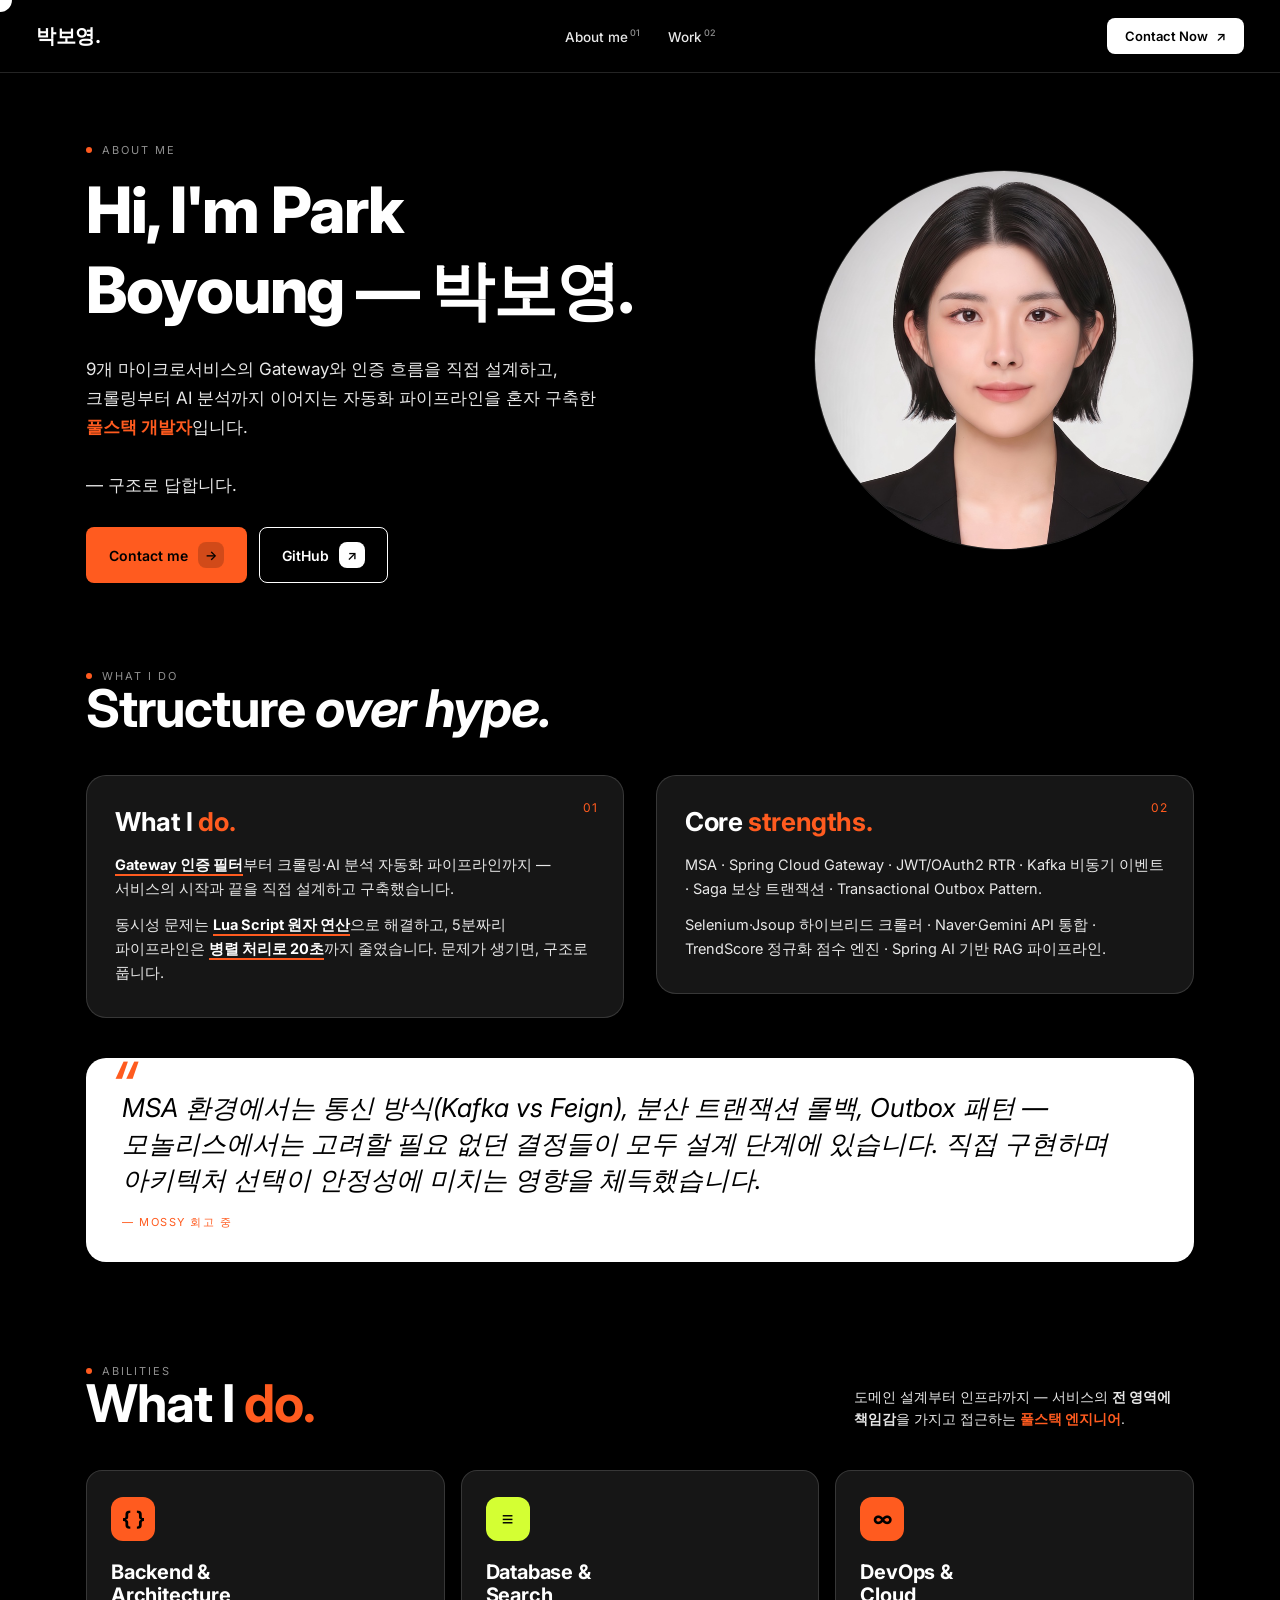
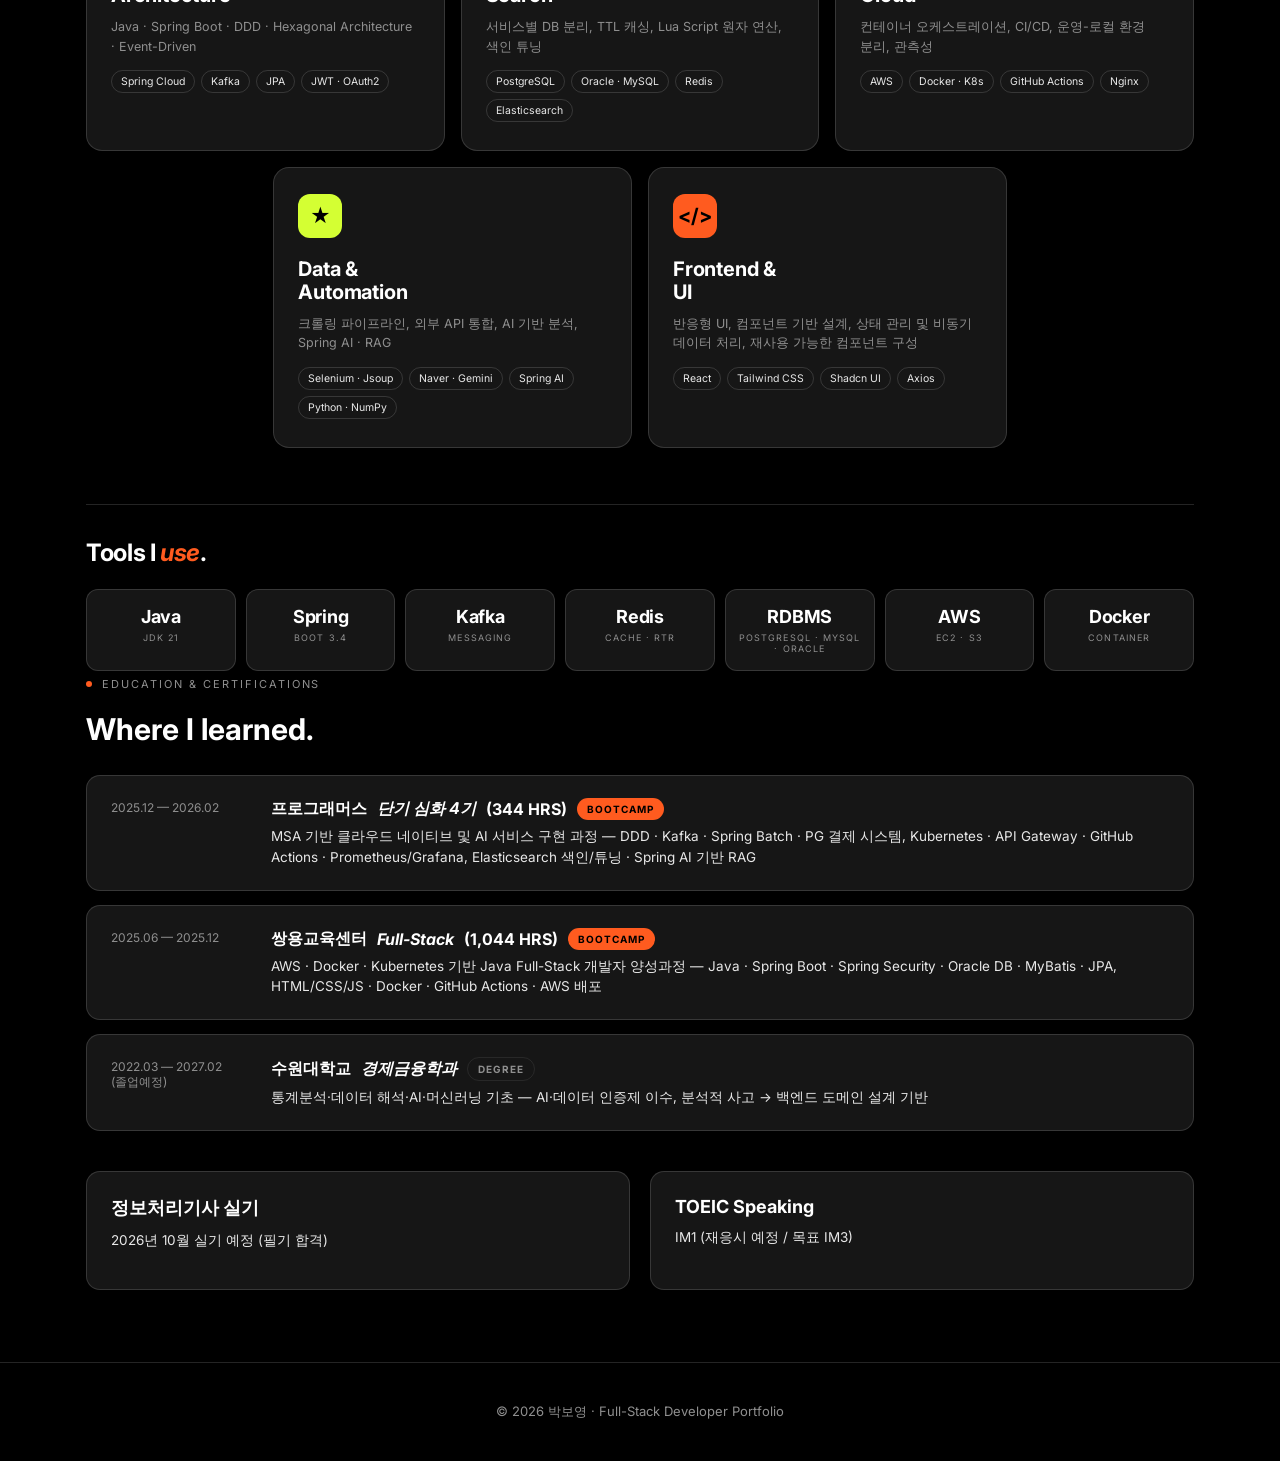
<file: about.html>
<!DOCTYPE html>
<html lang="ko">
<head>
<meta charset="utf-8">
<meta name="viewport" content="width=device-width, initial-scale=1">
<title>About — 박보영</title>
<link rel="preconnect" href="https://fonts.googleapis.com">
<link rel="preconnect" href="https://fonts.gstatic.com" crossorigin="">
<link href="https://fonts.googleapis.com/css2?family=Inter:opsz,wght@14..32,100..900&display=swap" rel="stylesheet">
<link rel="stylesheet" href="assets/site.css">
</head>
<body>

<nav class="nav">
  <a class="brand" href="index.html">박보영<span class="dot">.</span></a>
  <div class="nav-links">
    <a href="about.html">About me<sup>01</sup></a>
    <a href="index.html#projects">Work<sup>02</sup></a>
  </div>
  <a class="nav-cta" href="index.html#contact">Contact Now <span>↗</span></a>
</nav>

<div class="wrap">
  <section class="about-hero">
    <div>
      <div class="eyebrow"><span class="dot"></span>About me</div>
      <h1>Hi, I'm Park<br>Boyoung — 박보영.</h1>
      <p>9개 마이크로서비스의 Gateway와 인증 흐름을 직접 설계하고, 크롤링부터 AI 분석까지 이어지는 자동화 파이프라인을 혼자 구축한 <strong class="accent">풀스택 개발자</strong>입니다.<br><br>— 구조로 답합니다.</p>
      <div class="hero-cta" style="display:flex; gap:12px; margin-top:28px; flex-wrap:wrap;">
        <a class="btn btn-primary" href="index.html#contact">Contact me <span class="arrow">→</span></a>
        <a class="btn btn-ghost" href="https://github.com/bunohoq" target="_blank" rel="noopener">GitHub <span class="arrow">↗</span></a>
      </div>
    </div>
    <img class="photo reveal-scale" src="assets/img/profile/park-boyoung.jpg" alt="박보영 프로필 사진">
  </section>

  <section class="reveal">
    <div class="about-head">
      <div class="eyebrow"><span class="dot"></span>What I do</div>
      <h2 class="h-display">Structure <em>over hype.</em></h2>
    </div>
    <div class="about-grid">
      <div class="about-card reveal">
        <span class="num">01</span>
        <h3>What I <span class="accent">do.</span></h3>
        <p><strong>Gateway 인증 필터</strong>부터 크롤링·AI 분석 자동화 파이프라인까지 — 서비스의 시작과 끝을 직접 설계하고 구축했습니다.</p>
        <p>동시성 문제는 <strong>Lua Script 원자 연산</strong>으로 해결하고, 5분짜리 파이프라인은 <strong>병렬 처리로 20초</strong>까지 줄였습니다. 문제가 생기면, 구조로 풉니다.</p>
      </div>
      <div class="about-card reveal">
        <span class="num">02</span>
        <h3>Core <span class="accent">strengths.</span></h3>
        <p>MSA · Spring Cloud Gateway · JWT/OAuth2 RTR · Kafka 비동기 이벤트 · Saga 보상 트랜잭션 · Transactional Outbox Pattern.</p>
        <p>Selenium·Jsoup 하이브리드 크롤러 · Naver·Gemini API 통합 · TrendScore 정규화 점수 엔진 · Spring AI 기반 RAG 파이프라인.</p>
      </div>
    </div>
    <div class="about-quote reveal">
      MSA 환경에서는 통신 방식(Kafka vs Feign), 분산 트랜잭션 롤백, Outbox 패턴 — 모놀리스에서는 고려할 필요 없던 결정들이 모두 설계 단계에 있습니다. 직접 구현하며 아키텍처 선택이 안정성에 미치는 영향을 체득했습니다.
      <span class="who">— Mossy 회고 중</span>
    </div>
  </section>

  <section>
    <div class="ability-head">
      <div>
        <div class="eyebrow"><span class="dot"></span>Abilities</div>
        <h2 class="h-display">What I <span class="accent">do.</span></h2>
      </div>
      <div class="right">도메인 설계부터 인프라까지 — 서비스의 <strong>전 영역에 책임감</strong>을 가지고 접근하는 <strong class="accent">풀스택 엔지니어</strong>.</div>
    </div>
    <div class="ability-grid">
      <div class="ability-card reveal">
        <div class="ico">{ }</div>
        <h4>Backend &amp;<br>Architecture</h4>
        <div class="desc">Java · Spring Boot · DDD · Hexagonal Architecture · Event-Driven</div>
        <div class="pill-row"><span class="pill">Spring Cloud</span><span class="pill">Kafka</span><span class="pill">JPA</span><span class="pill">JWT · OAuth2</span></div>
      </div>
      <div class="ability-card alt reveal">
        <div class="ico">≡</div>
        <h4>Database &amp;<br>Search</h4>
        <div class="desc">서비스별 DB 분리, TTL 캐싱, Lua Script 원자 연산, 색인 튜닝</div>
        <div class="pill-row"><span class="pill">PostgreSQL</span><span class="pill">Oracle · MySQL</span><span class="pill">Redis</span><span class="pill">Elasticsearch</span></div>
      </div>
      <div class="ability-card reveal">
        <div class="ico">∞</div>
        <h4>DevOps &amp;<br>Cloud</h4>
        <div class="desc">컨테이너 오케스트레이션, CI/CD, 운영-로컬 환경 분리, 관측성</div>
        <div class="pill-row"><span class="pill">AWS</span><span class="pill">Docker · K8s</span><span class="pill">GitHub Actions</span><span class="pill">Nginx</span></div>
      </div>
      <div class="ability-card alt reveal">
        <div class="ico">★</div>
        <h4>Data &amp;<br>Automation</h4>
        <div class="desc">크롤링 파이프라인, 외부 API 통합, AI 기반 분석, Spring AI · RAG</div>
        <div class="pill-row"><span class="pill">Selenium · Jsoup</span><span class="pill">Naver · Gemini</span><span class="pill">Spring AI</span><span class="pill">Python · NumPy</span></div>
      </div>
      <div class="ability-card reveal">
        <div class="ico">&lt;/&gt;</div>
        <h4>Frontend &amp;<br>UI</h4>
        <div class="desc">반응형 UI, 컴포넌트 기반 설계, 상태 관리 및 비동기 데이터 처리, 재사용 가능한 컴포넌트 구성</div>
        <div class="pill-row"><span class="pill">React</span><span class="pill">Tailwind CSS</span><span class="pill">Shadcn UI</span><span class="pill">Axios</span></div>
      </div>
    </div>

    <div class="tools-section">
      <h3 class="tools-head">Tools I <em>use</em>.</h3>
      <div class="tools-row">
        <div class="tool-chip reveal"><div class="em">Java</div><div class="lab">JDK 21</div></div>
        <div class="tool-chip reveal"><div class="em">Spring</div><div class="lab">Boot 3.4</div></div>
        <div class="tool-chip reveal"><div class="em">Kafka</div><div class="lab">Messaging</div></div>
        <div class="tool-chip reveal"><div class="em">Redis</div><div class="lab">Cache · RTR</div></div>
        <div class="tool-chip reveal"><div class="em">RDBMS</div><div class="lab">PostgreSQL · MySQL · Oracle</div></div>
        <div class="tool-chip reveal"><div class="em">AWS</div><div class="lab">EC2 · S3</div></div>
        <div class="tool-chip reveal"><div class="em">Docker</div><div class="lab">Container</div></div>
      </div>
    </div>
  </section>

  <section class="case-section">
    <div class="eyebrow" style="margin-bottom:20px;"><span class="dot"></span>Education &amp; Certifications</div>
    <h2>Where I learned.</h2>
    <div class="timeline">
      <div class="timeline-row reveal">
        <div class="tl-date">2025.12 — 2026.02</div>
        <div>
          <div class="tl-title">프로그래머스 <em>단기 심화 4기</em> (344 HRS)<span class="tl-tag bootcamp">Bootcamp</span></div>
          <div class="tl-sub">MSA 기반 클라우드 네이티브 및 AI 서비스 구현 과정 — DDD · Kafka · Spring Batch · PG 결제 시스템, Kubernetes · API Gateway · GitHub Actions · Prometheus/Grafana, Elasticsearch 색인/튜닝 · Spring AI 기반 RAG</div>
        </div>
      </div>
      <div class="timeline-row reveal">
        <div class="tl-date">2025.06 — 2025.12</div>
        <div>
          <div class="tl-title">쌍용교육센터 <em>Full-Stack</em> (1,044 HRS)<span class="tl-tag bootcamp">Bootcamp</span></div>
          <div class="tl-sub">AWS · Docker · Kubernetes 기반 Java Full-Stack 개발자 양성과정 — Java · Spring Boot · Spring Security · Oracle DB · MyBatis · JPA, HTML/CSS/JS · Docker · GitHub Actions · AWS 배포</div>
        </div>
      </div>
      <div class="timeline-row reveal">
        <div class="tl-date">2022.03 — 2027.02 (졸업예정)</div>
        <div>
          <div class="tl-title">수원대학교 <em>경제금융학과</em><span class="tl-tag degree">Degree</span></div>
          <div class="tl-sub">통계분석·데이터 해석·AI·머신러닝 기초 — AI·데이터 인증제 이수, 분석적 사고 → 백엔드 도메인 설계 기반</div>
        </div>
      </div>
    </div>
    <div class="skills-grid" style="margin-top:40px;">
      <div class="skill-card reveal">
        <h3>정보처리기사 실기</h3>
        <p>2026년 10월 실기 예정 (필기 합격)</p>
      </div>
      <div class="skill-card reveal">
        <h3>TOEIC Speaking</h3>
        <p>IM1 (재응시 예정 / 목표 IM3)</p>
      </div>
    </div>
  </section>
</div>

<footer class="site-footer">
  © 2026 박보영 · Full-Stack Developer Portfolio
</footer>

<script src="assets/site.js"></script>
</body>
</html>
</file>
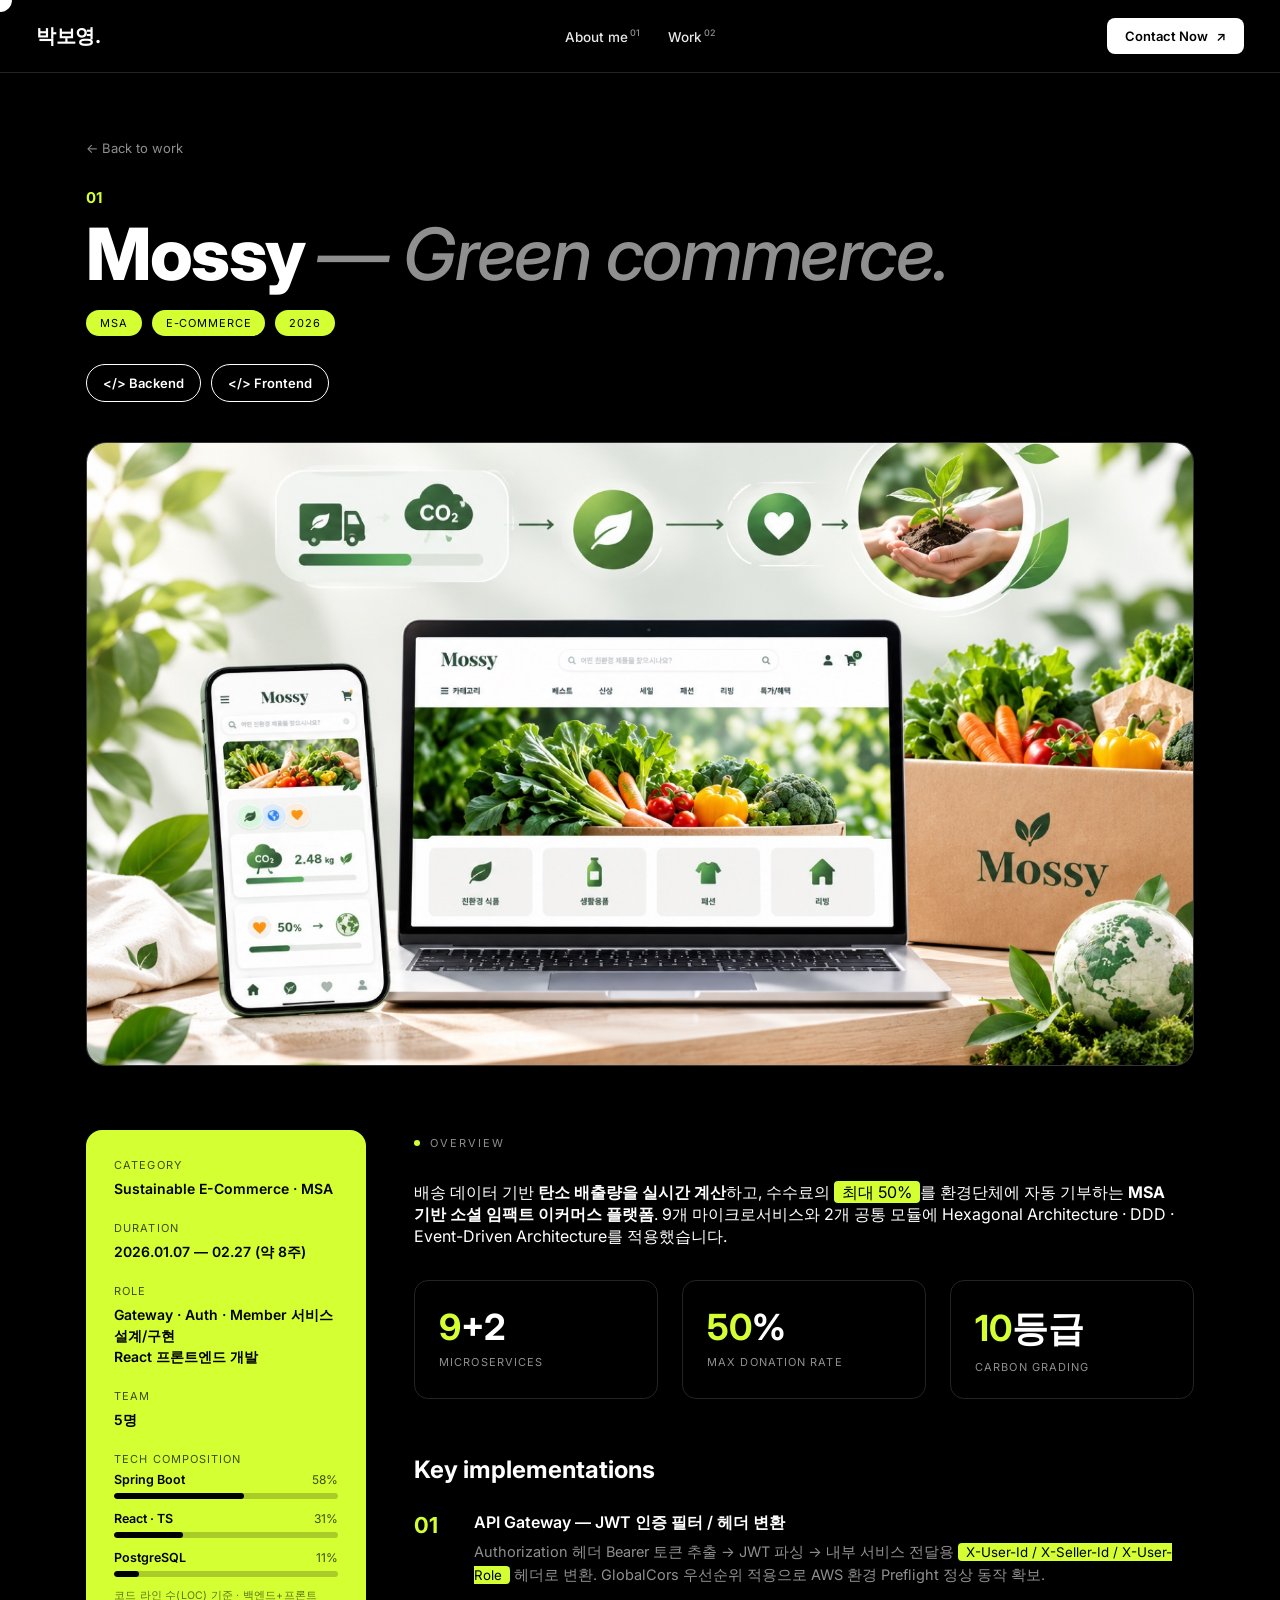
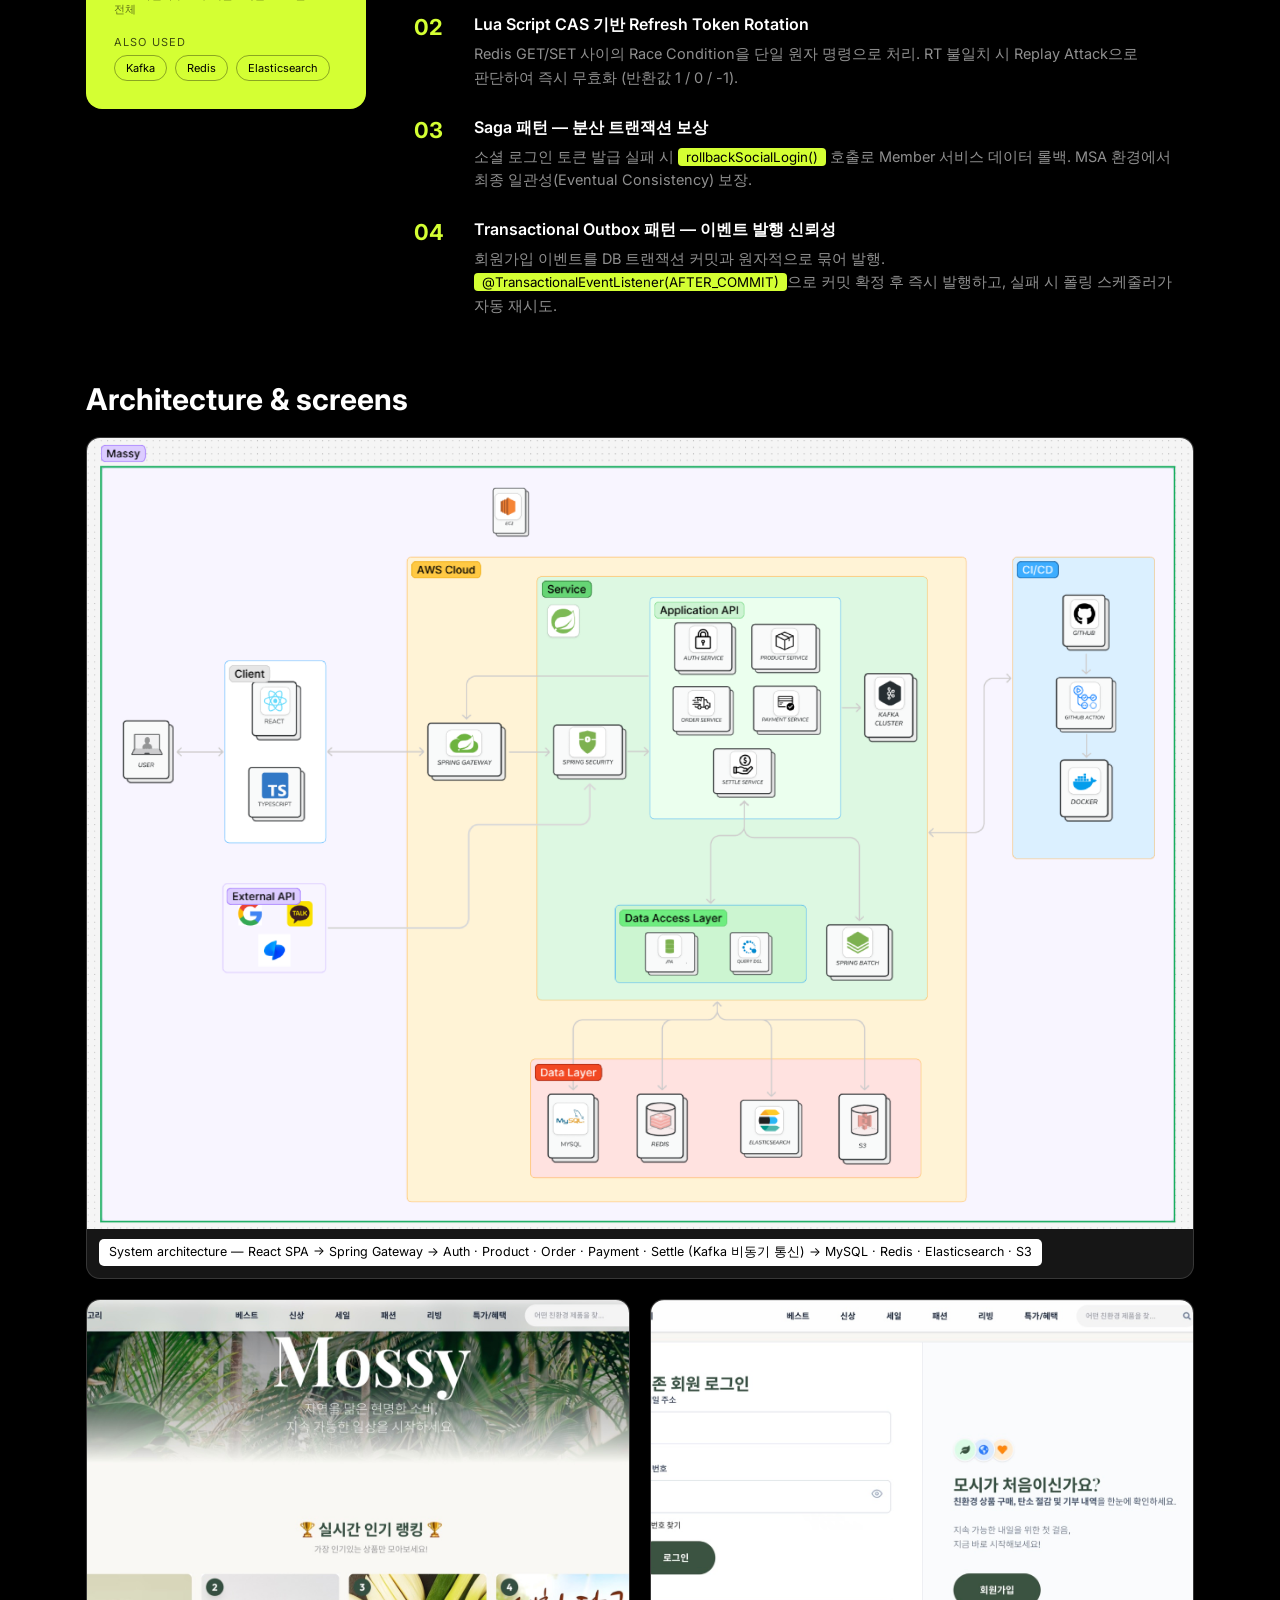
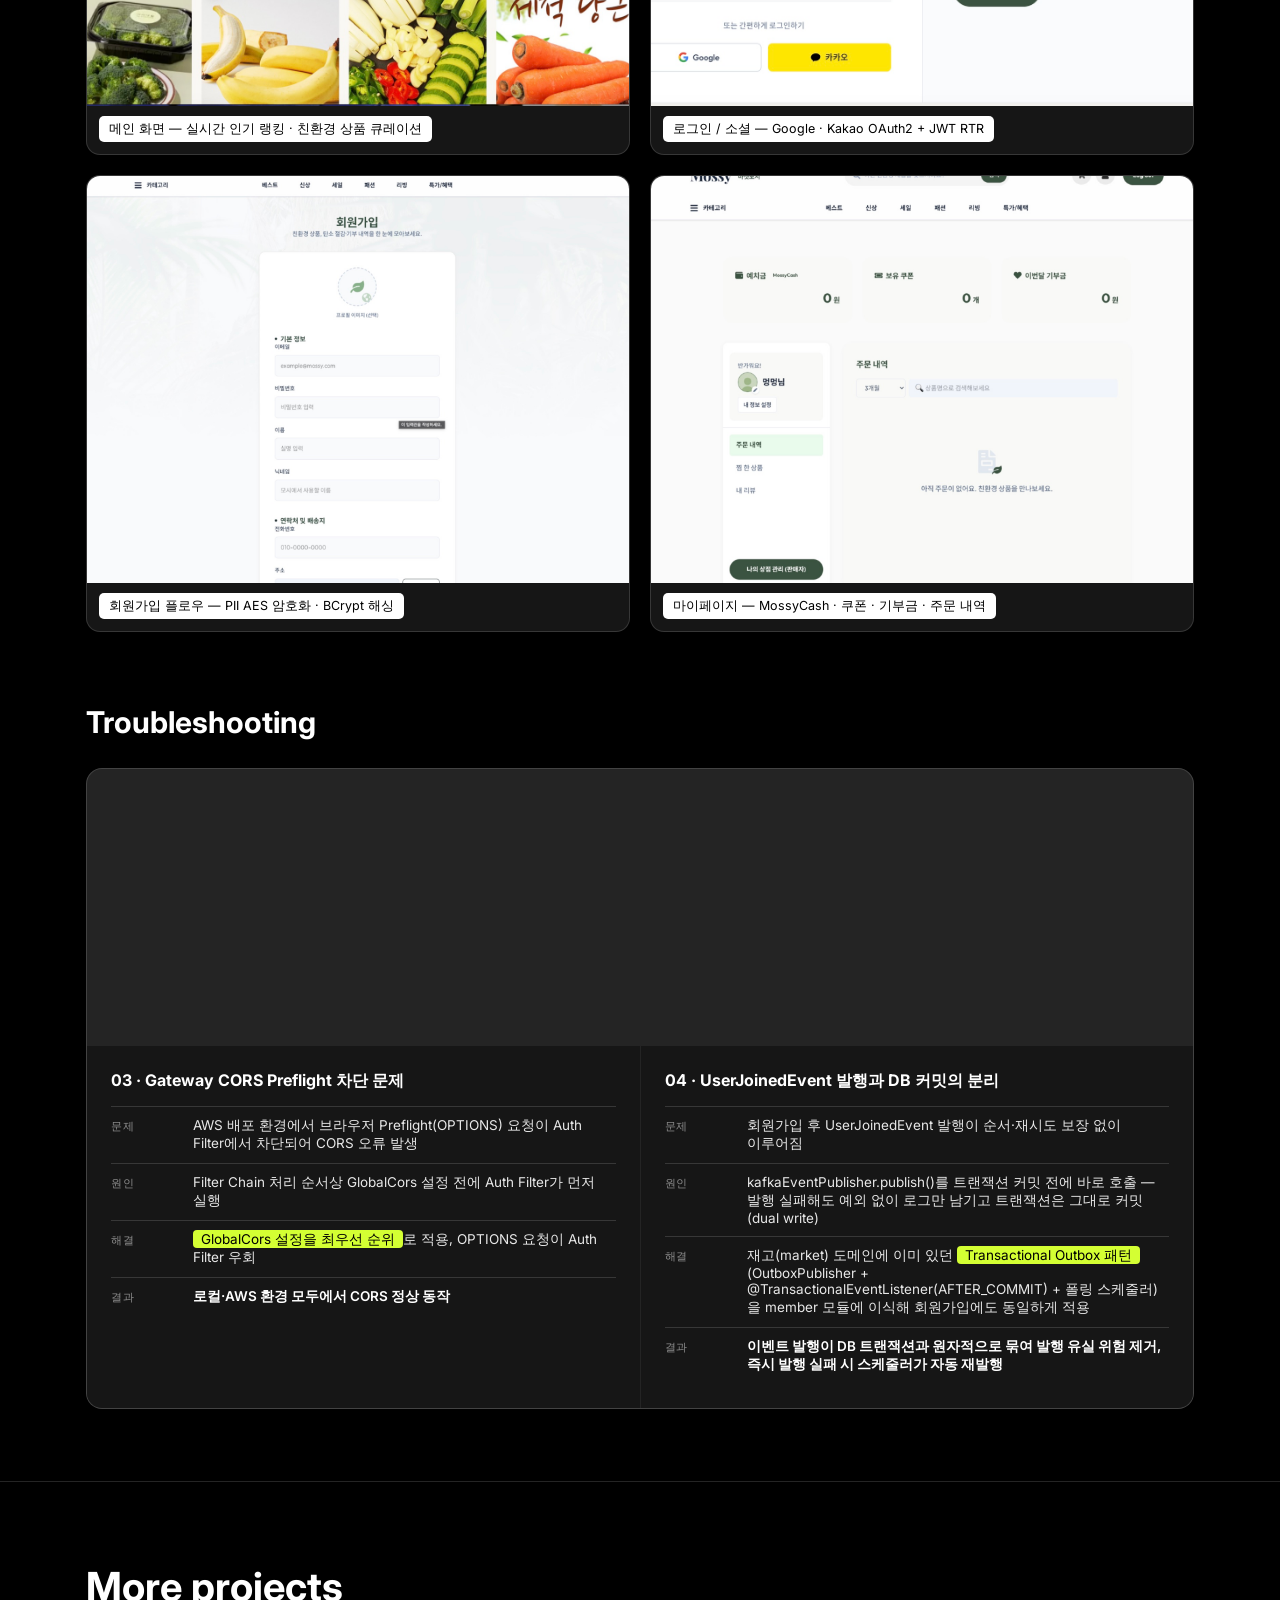
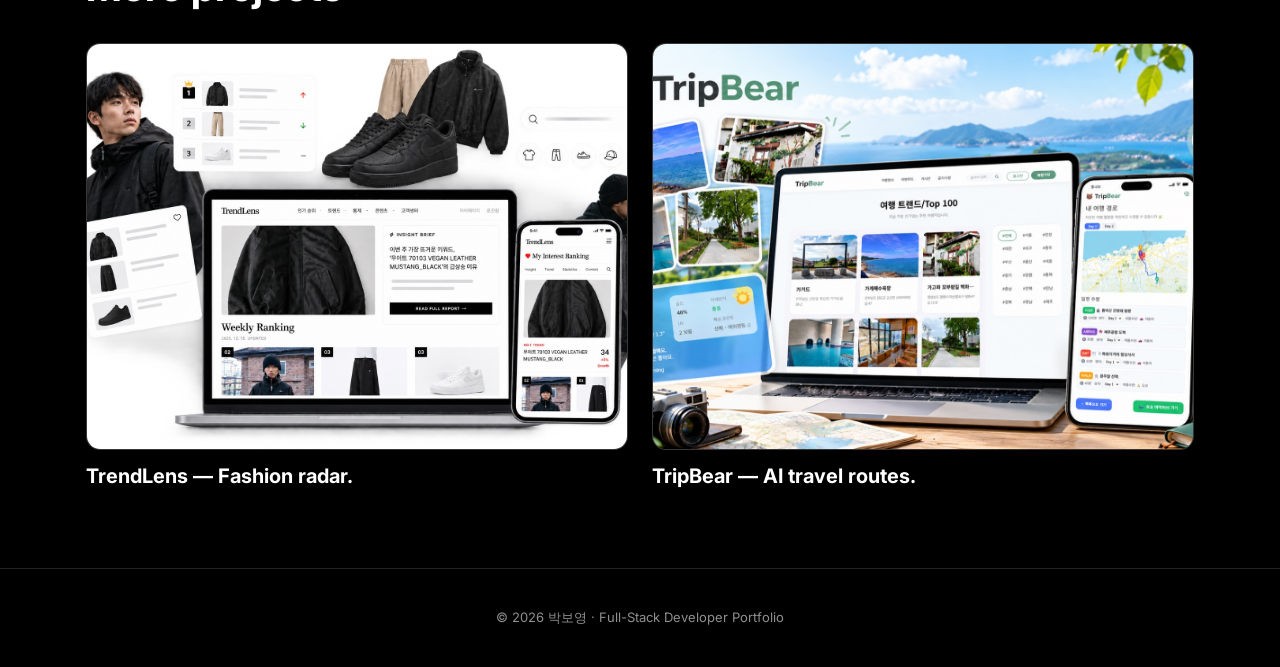
<file: projects/mossy.html>
<!DOCTYPE html>
<html lang="ko">
<head>
<meta charset="utf-8">
<meta name="viewport" content="width=device-width, initial-scale=1">
<title>Mossy — 박보영</title>
<link rel="preconnect" href="https://fonts.googleapis.com">
<link rel="preconnect" href="https://fonts.gstatic.com" crossorigin="">
<link href="https://fonts.googleapis.com/css2?family=Inter:opsz,wght@14..32,100..900&display=swap" rel="stylesheet">
<link rel="stylesheet" href="../assets/site.css">
<style>:root{--accent:var(--lime); --accent-ink:#000000;}</style>
</head>
<body>

<nav class="nav">
  <a class="brand" href="../index.html">박보영<span class="dot">.</span></a>
  <div class="nav-links">
    <a href="../about.html">About me<sup>01</sup></a>
    <a href="../index.html#projects">Work<sup>02</sup></a>
  </div>
  <a class="nav-cta" href="../index.html#contact">Contact Now <span>↗</span></a>
</nav>

<div class="wrap">
  <section class="case-hero">
    <a class="back" href="../index.html#projects">← Back to work</a>
    <div class="case-num">01</div>
    <h1>Mossy <em>— Green commerce.</em></h1>
    <div class="tags"><span>MSA</span><span>E-Commerce</span><span>2026</span></div>
    <div class="links">
      <a href="https://github.com/bunohoq/beadv4_4_FM_BE" target="_blank" rel="noopener">&lt;/&gt; Backend</a>
      <a href="https://github.com/bunohoq/beadv4_4_FM_FE" target="_blank" rel="noopener">&lt;/&gt; Frontend</a>
    </div>
  </section>

  <div class="case-cover reveal-scale"><img src="../assets/img/mossy/main.jpg" alt="Mossy 메인 화면"></div>

  <div class="case-body">
    <div class="case-meta">
      <div class="ml">Category</div><div class="mv">Sustainable E-Commerce · MSA</div>
      <div class="ml">Duration</div><div class="mv">2026.01.07 — 02.27 (약 8주)</div>
      <div class="ml">Role</div><div class="mv">Gateway · Auth · Member 서비스 설계/구현<br>React 프론트엔드 개발</div>
      <div class="ml">Team</div><div class="mv">5명</div>
      <div class="ml">Tech composition</div>
      <div class="stack-bars">
        <div class="stack-bar"><span class="sb-name">Spring Boot</span><span class="sb-track"><span class="sb-fill" style="width:58%"></span></span><span class="sb-pct">58%</span></div>
        <div class="stack-bar"><span class="sb-name">React · TS</span><span class="sb-track"><span class="sb-fill" style="width:31%"></span></span><span class="sb-pct">31%</span></div>
        <div class="stack-bar"><span class="sb-name">PostgreSQL</span><span class="sb-track"><span class="sb-fill" style="width:11%"></span></span><span class="sb-pct">11%</span></div>
      </div>
      <div class="sb-basis">코드 라인 수(LOC) 기준 · 백엔드+프론트 전체</div>
      <div class="ml" style="margin-top:18px;">Also used</div>
      <div class="sb-badges"><span class="sb-badge">Kafka</span><span class="sb-badge">Redis</span><span class="sb-badge">Elasticsearch</span></div>
    </div>

    <div class="case-content-main reveal">
      <div class="eyebrow"><span class="dot"></span>Overview</div>
      <p>배송 데이터 기반 <strong>탄소 배출량을 실시간 계산</strong>하고, 수수료의 <span class="hl">최대 50%</span>를 환경단체에 자동 기부하는 <strong>MSA 기반 소셜 임팩트 이커머스 플랫폼</strong>. 9개 마이크로서비스와 2개 공통 모듈에 Hexagonal Architecture · DDD · Event-Driven Architecture를 적용했습니다.</p>
      <div class="kpi-row">
        <div class="kpi"><div class="kv"><span class="em">9</span>+2</div><div class="kl">Microservices</div></div>
        <div class="kpi"><div class="kv"><span class="em">50</span>%</div><div class="kl">Max donation rate</div></div>
        <div class="kpi"><div class="kv"><span class="em">10</span>등급</div><div class="kl">Carbon grading</div></div>
      </div>

      <h2 style="margin-top:56px;">Key implementations</h2>
      <div class="feat-list">
        <div class="feat"><div class="fn">01</div><div><div class="ft">API Gateway — JWT 인증 필터 / 헤더 변환</div><div class="fd">Authorization 헤더 Bearer 토큰 추출 → JWT 파싱 → 내부 서비스 전달용 <code class="hl">X-User-Id / X-Seller-Id / X-User-Role</code> 헤더로 변환. GlobalCors 우선순위 적용으로 AWS 환경 Preflight 정상 동작 확보.</div></div></div>
        <div class="feat"><div class="fn">02</div><div><div class="ft">Lua Script CAS 기반 Refresh Token Rotation</div><div class="fd">Redis GET/SET 사이의 Race Condition을 단일 원자 명령으로 처리. RT 불일치 시 Replay Attack으로 판단하여 즉시 무효화 (반환값 1 / 0 / -1).</div></div></div>
        <div class="feat"><div class="fn">03</div><div><div class="ft">Saga 패턴 — 분산 트랜잭션 보상</div><div class="fd">소셜 로그인 토큰 발급 실패 시 <code class="hl">rollbackSocialLogin()</code> 호출로 Member 서비스 데이터 롤백. MSA 환경에서 최종 일관성(Eventual Consistency) 보장.</div></div></div>
        <div class="feat"><div class="fn">04</div><div><div class="ft">Transactional Outbox 패턴 — 이벤트 발행 신뢰성</div><div class="fd">회원가입 이벤트를 DB 트랜잭션 커밋과 원자적으로 묶어 발행. <code class="hl">@TransactionalEventListener(AFTER_COMMIT)</code>으로 커밋 확정 후 즉시 발행하고, 실패 시 폴링 스케줄러가 자동 재시도.</div></div></div>
      </div>
    </div>
  </div>

  <section class="case-section">
    <h2>Architecture &amp; screens</h2>
    <div class="gallery full">
      <figure class="reveal-scale"><img src="../assets/img/mossy/architecture.png" alt="Mossy MSA 시스템 아키텍처"><figcaption>System architecture — React SPA → Spring Gateway → Auth · Product · Order · Payment · Settle (Kafka 비동기 통신) → MySQL · Redis · Elasticsearch · S3</figcaption></figure>
    </div>
    <div class="gallery" style="margin-top:20px;">
      <figure class="reveal-scale"><img src="../assets/img/mossy/screen-home.jpg" alt="Mossy 메인 화면"><figcaption>메인 화면 — 실시간 인기 랭킹 · 친환경 상품 큐레이션</figcaption></figure>
      <figure class="reveal-scale"><img src="../assets/img/mossy/login.jpg" alt="Mossy 로그인 화면"><figcaption>로그인 / 소셜 — Google · Kakao OAuth2 + JWT RTR</figcaption></figure>
      <figure class="reveal-scale"><img src="../assets/img/mossy/signup.jpg" alt="Mossy 회원가입"><figcaption>회원가입 플로우 — PII AES 암호화 · BCrypt 해싱</figcaption></figure>
      <figure class="reveal-scale"><img src="../assets/img/mossy/mypage.jpg" alt="Mossy 마이페이지"><figcaption>마이페이지 — MossyCash · 쿠폰 · 기부금 · 주문 내역</figcaption></figure>
    </div>
  </section>

  <section class="case-section">
    <h2>Troubleshooting</h2>
    <div class="trouble-grid">
      <div class="tcard reveal">
        <div class="tt">01 · Lua Script로 Refresh Token Race Condition 해결</div>
        <div class="trow"><span class="tk">문제</span><span class="tv">동시 다발적 토큰 재발급 요청 시 Redis GET → SET 사이 Race Condition으로 동일 RT 중복 재발급 위험</span></div>
        <div class="trow"><span class="tk">원인</span><span class="tv">GET과 SET이 별도 명령 → 원자성 미보장</span></div>
        <div class="trow"><span class="tk">해결</span><span class="tv"><span class="hl">Lua Script CAS 로직</span>으로 단일 원자 명령 처리. 토큰 불일치 시 Replay Attack으로 즉시 무효화</span></div>
        <div class="trow result"><span class="tk">결과</span><span class="tv">재발급 구간 원자성 확보, 토큰 탈취·재사용 시나리오 방어</span></div>
      </div>
      <div class="tcard reveal">
        <div class="tt">02 · Saga 패턴 — 분산 트랜잭션 정합성</div>
        <div class="trow"><span class="tk">문제</span><span class="tv">Member 회원 생성 성공 후 Auth 토큰 발급 실패 시 고아 데이터 발생</span></div>
        <div class="trow"><span class="tk">원인</span><span class="tv">MSA 환경 — 서비스 간 트랜잭션 경계 분리로 단일 롤백 불가</span></div>
        <div class="trow"><span class="tk">해결</span><span class="tv"><span class="hl">Saga 보상 트랜잭션</span> — 실패 시 rollbackSocialLogin(userId) 호출로 Member 데이터 삭제</span></div>
        <div class="trow result"><span class="tk">결과</span><span class="tv">고아 데이터 미발생, Eventual Consistency 보장</span></div>
      </div>
      <div class="tcard reveal">
        <div class="tt">03 · Gateway CORS Preflight 차단 문제</div>
        <div class="trow"><span class="tk">문제</span><span class="tv">AWS 배포 환경에서 브라우저 Preflight(OPTIONS) 요청이 Auth Filter에서 차단되어 CORS 오류 발생</span></div>
        <div class="trow"><span class="tk">원인</span><span class="tv">Filter Chain 처리 순서상 GlobalCors 설정 전에 Auth Filter가 먼저 실행</span></div>
        <div class="trow"><span class="tk">해결</span><span class="tv"><span class="hl">GlobalCors 설정을 최우선 순위</span>로 적용, OPTIONS 요청이 Auth Filter 우회</span></div>
        <div class="trow result"><span class="tk">결과</span><span class="tv">로컬·AWS 환경 모두에서 CORS 정상 동작</span></div>
      </div>
      <div class="tcard reveal">
        <div class="tt">04 · UserJoinedEvent 발행과 DB 커밋의 분리</div>
        <div class="trow"><span class="tk">문제</span><span class="tv">회원가입 후 UserJoinedEvent 발행이 순서·재시도 보장 없이 이루어짐</span></div>
        <div class="trow"><span class="tk">원인</span><span class="tv">kafkaEventPublisher.publish()를 트랜잭션 커밋 전에 바로 호출 — 발행 실패해도 예외 없이 로그만 남기고 트랜잭션은 그대로 커밋 (dual write)</span></div>
        <div class="trow"><span class="tk">해결</span><span class="tv">재고(market) 도메인에 이미 있던 <span class="hl">Transactional Outbox 패턴</span>(OutboxPublisher + @TransactionalEventListener(AFTER_COMMIT) + 폴링 스케줄러)을 member 모듈에 이식해 회원가입에도 동일하게 적용</span></div>
        <div class="trow result"><span class="tk">결과</span><span class="tv">이벤트 발행이 DB 트랜잭션과 원자적으로 묶여 발행 유실 위험 제거, 즉시 발행 실패 시 스케줄러가 자동 재발행</span></div>
      </div>
    </div>
  </section>
</div>

<section class="more-projects">
  <div class="wrap">
    <h2>More projects</h2>
    <div class="more-projects-grid">
      <a class="more-card" href="trendlens.html" data-cursor="View case study →">
        <figure><img src="../assets/img/trendlens/main.jpg" alt="TrendLens"></figure>
        <figcaption>TrendLens — Fashion radar.</figcaption>
      </a>
      <a class="more-card" href="tripbear.html" data-cursor="View case study →">
        <figure><img src="../assets/img/tripbear/main.jpg" alt="TripBear"></figure>
        <figcaption>TripBear — AI travel routes.</figcaption>
      </a>
    </div>
  </div>
</section>

<footer class="site-footer">© 2026 박보영 · Full-Stack Developer Portfolio</footer>

<script src="../assets/site.js"></script>
</body>
</html>
</file>
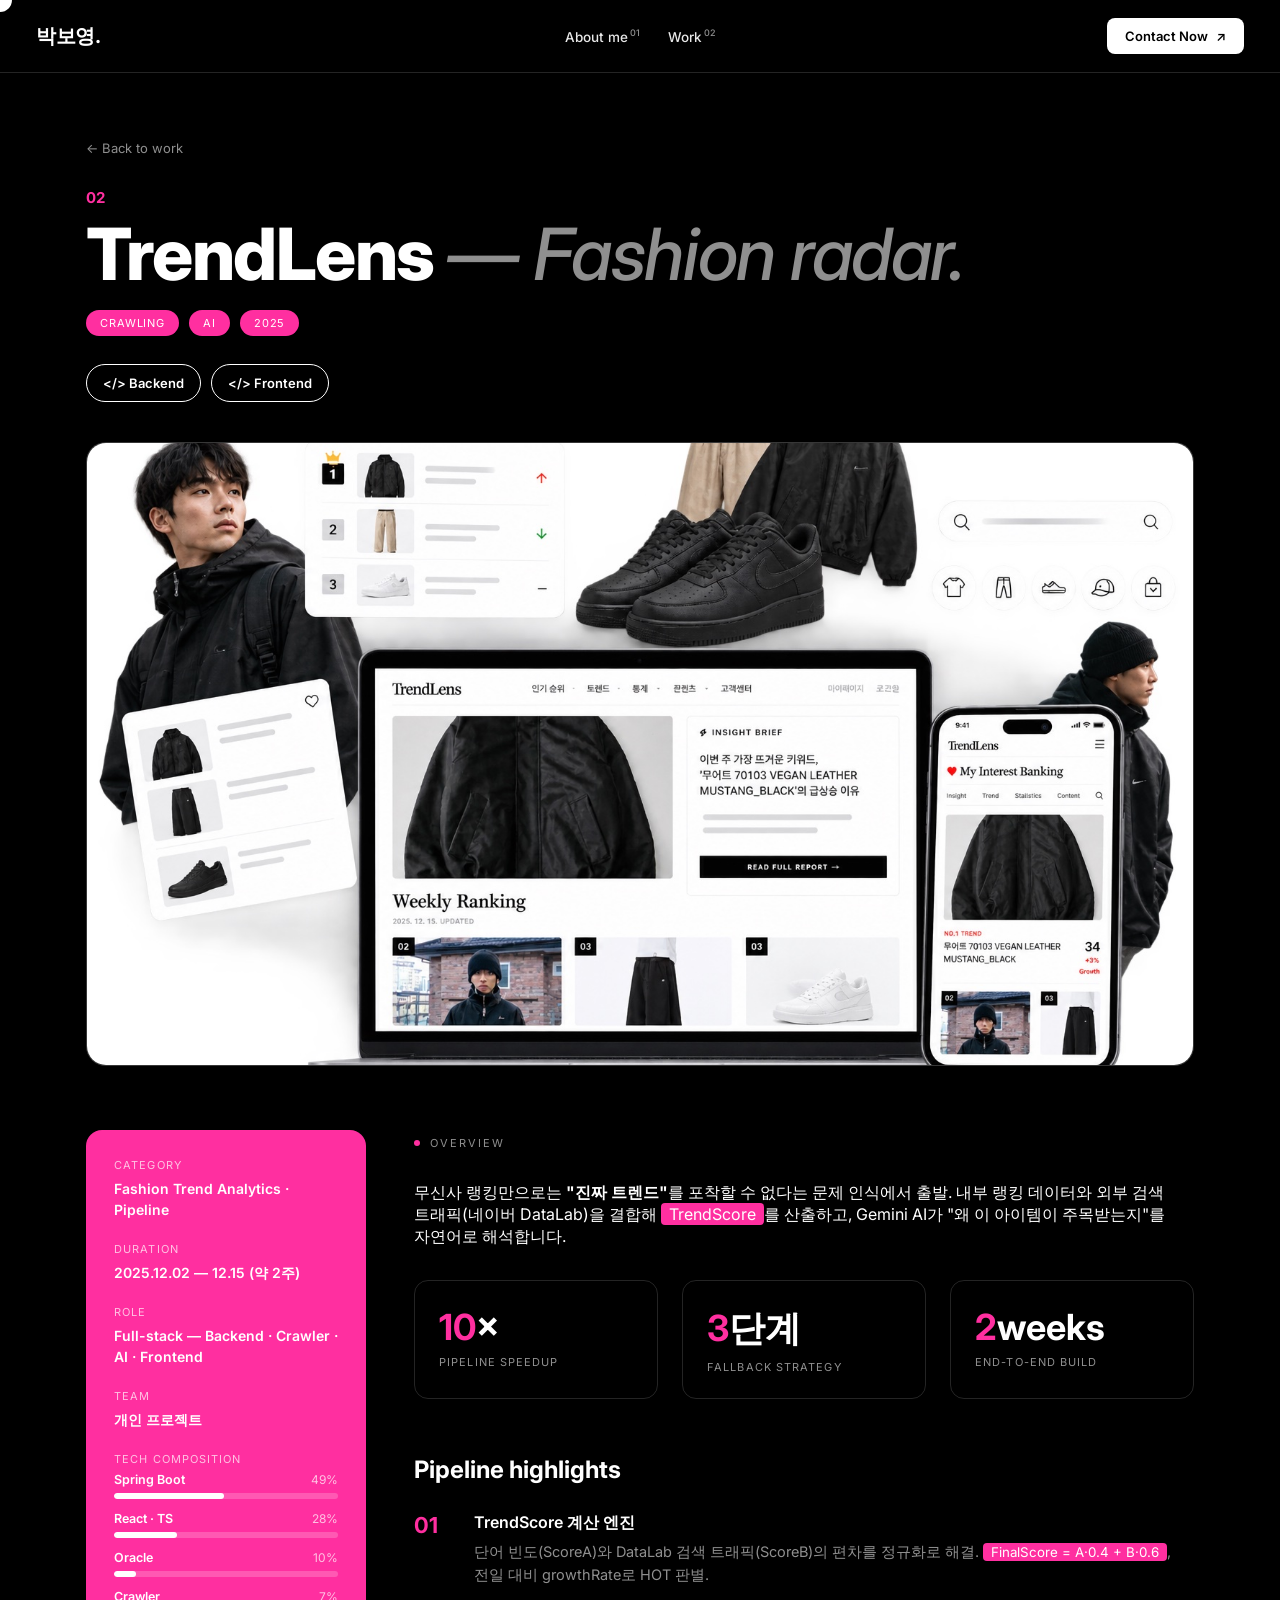
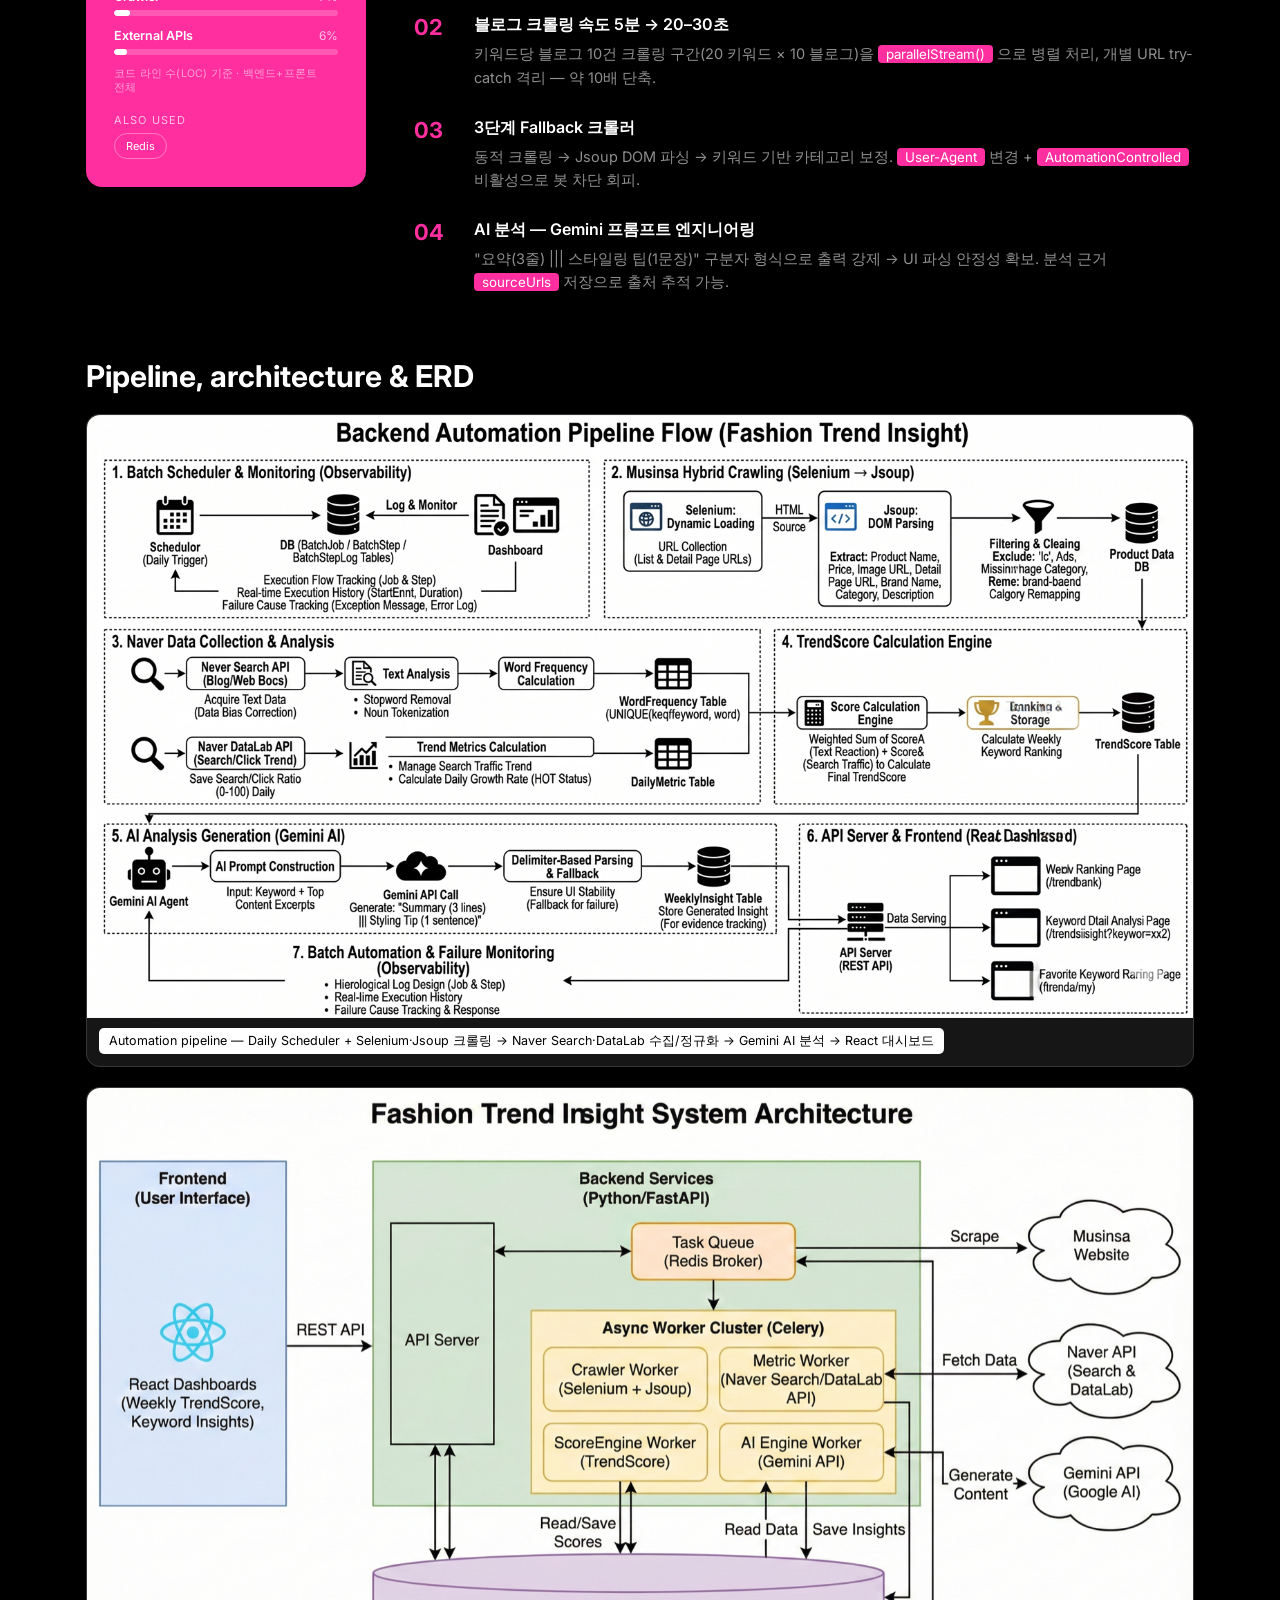
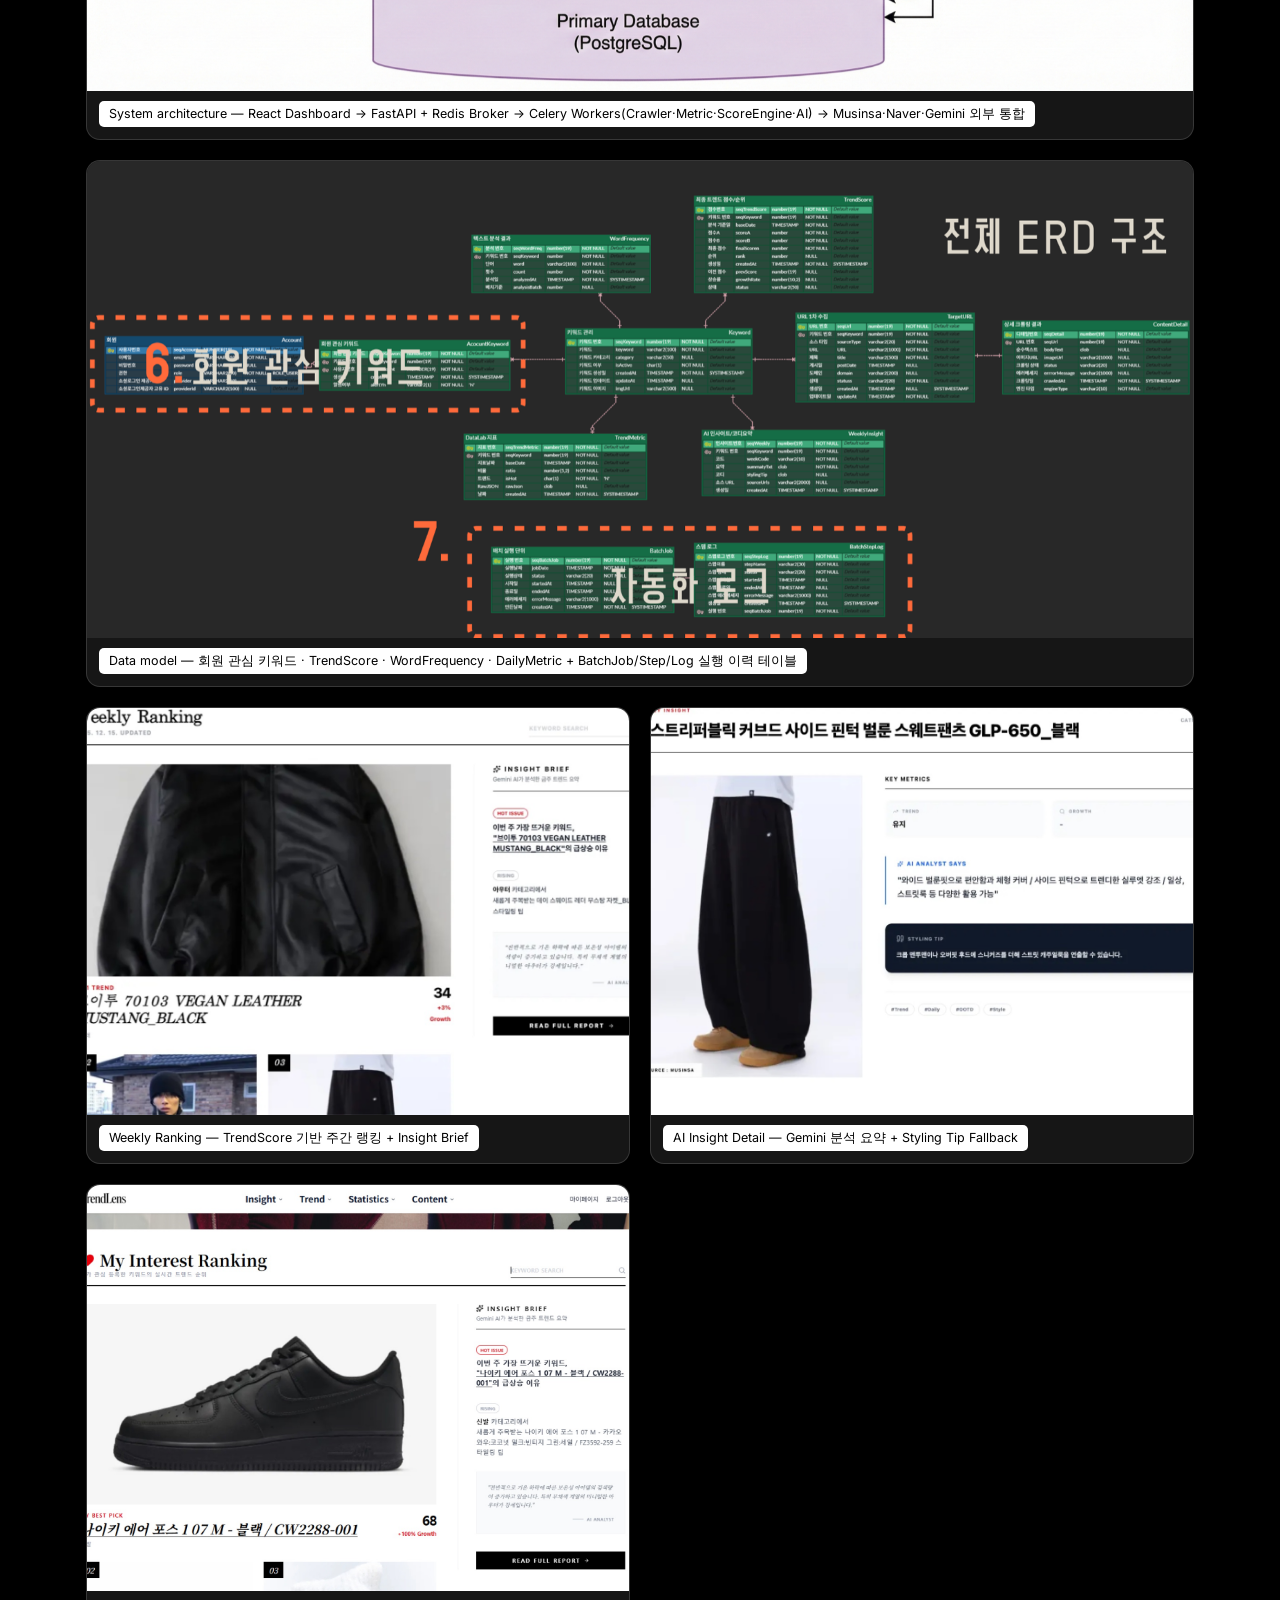
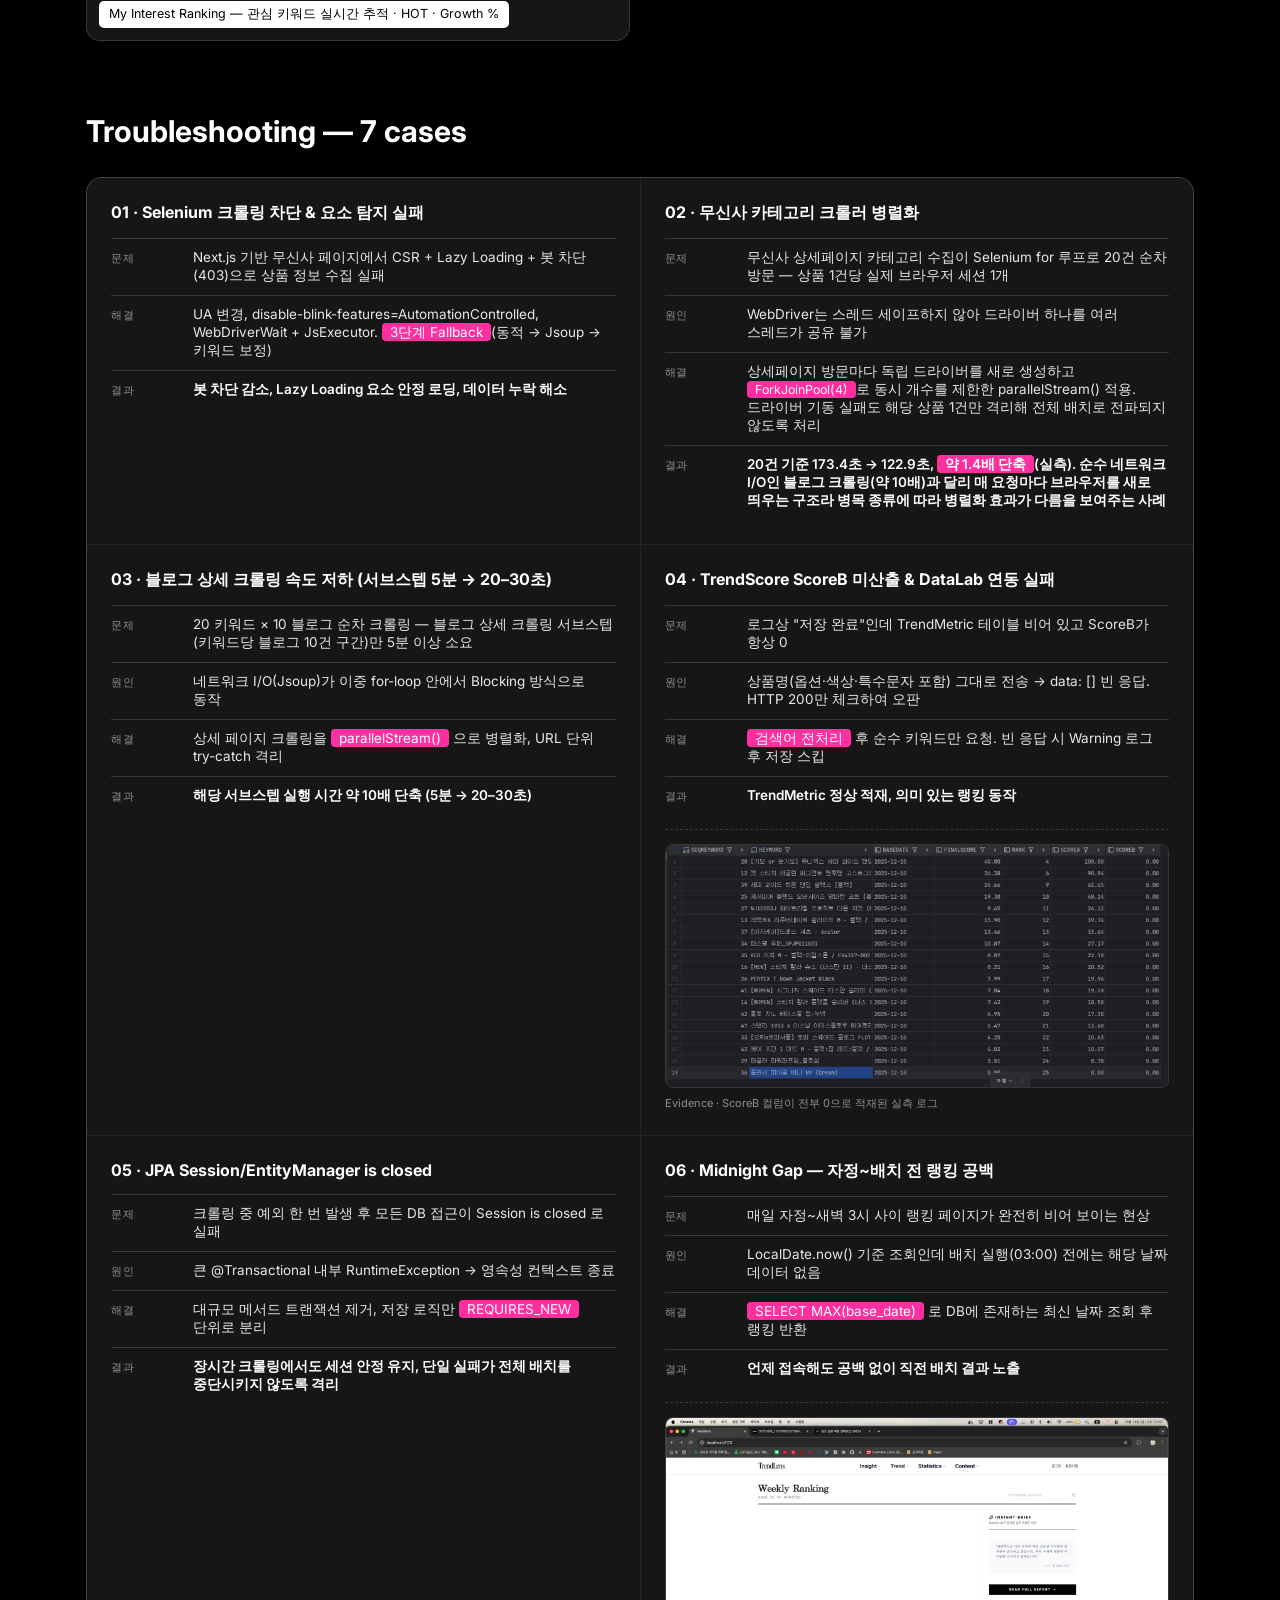
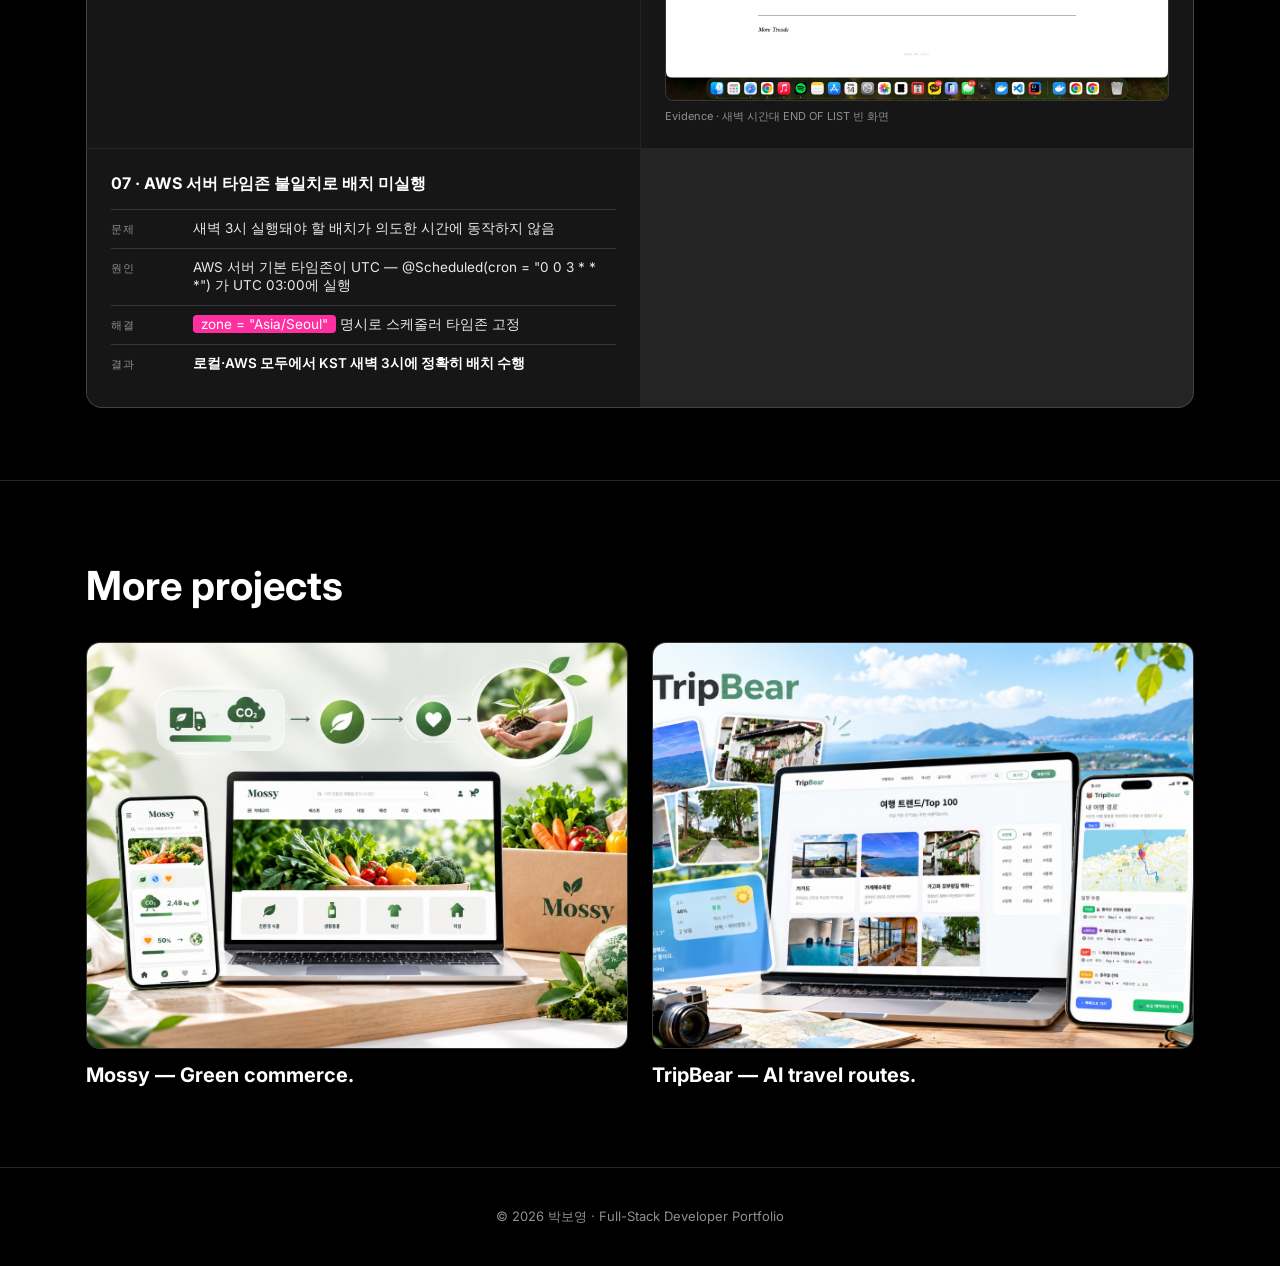
<file: projects/trendlens.html>
<!DOCTYPE html>
<html lang="ko">
<head>
<meta charset="utf-8">
<meta name="viewport" content="width=device-width, initial-scale=1">
<title>TrendLens — 박보영</title>
<link rel="preconnect" href="https://fonts.googleapis.com">
<link rel="preconnect" href="https://fonts.gstatic.com" crossorigin="">
<link href="https://fonts.googleapis.com/css2?family=Inter:opsz,wght@14..32,100..900&display=swap" rel="stylesheet">
<link rel="stylesheet" href="../assets/site.css">
<style>:root{--accent:var(--magenta); --accent-ink:#FFFFFF;}</style>
</head>
<body>

<nav class="nav">
  <a class="brand" href="../index.html">박보영<span class="dot">.</span></a>
  <div class="nav-links">
    <a href="../about.html">About me<sup>01</sup></a>
    <a href="../index.html#projects">Work<sup>02</sup></a>
  </div>
  <a class="nav-cta" href="../index.html#contact">Contact Now <span>↗</span></a>
</nav>

<div class="wrap">
  <section class="case-hero">
    <a class="back" href="../index.html#projects">← Back to work</a>
    <div class="case-num">02</div>
    <h1>TrendLens <em>— Fashion radar.</em></h1>
    <div class="tags"><span>Crawling</span><span>AI</span><span>2025</span></div>
    <div class="links">
      <a href="https://github.com/bunohoq/TrendLens-backend-" target="_blank" rel="noopener">&lt;/&gt; Backend</a>
      <a href="https://github.com/bunohoq/TrendLens-frontend-" target="_blank" rel="noopener">&lt;/&gt; Frontend</a>
    </div>
  </section>

  <div class="case-cover reveal-scale"><img src="../assets/img/trendlens/main.jpg" alt="TrendLens Weekly Ranking"></div>

  <div class="case-body">
    <div class="case-meta">
      <div class="ml">Category</div><div class="mv">Fashion Trend Analytics · Pipeline</div>
      <div class="ml">Duration</div><div class="mv">2025.12.02 — 12.15 (약 2주)</div>
      <div class="ml">Role</div><div class="mv">Full-stack — Backend · Crawler · AI · Frontend</div>
      <div class="ml">Team</div><div class="mv">개인 프로젝트</div>
      <div class="ml">Tech composition</div>
      <div class="stack-bars">
        <div class="stack-bar"><span class="sb-name">Spring Boot</span><span class="sb-track"><span class="sb-fill" style="width:49%"></span></span><span class="sb-pct">49%</span></div>
        <div class="stack-bar"><span class="sb-name">React · TS</span><span class="sb-track"><span class="sb-fill" style="width:28%"></span></span><span class="sb-pct">28%</span></div>
        <div class="stack-bar"><span class="sb-name">Oracle</span><span class="sb-track"><span class="sb-fill" style="width:10%"></span></span><span class="sb-pct">10%</span></div>
        <div class="stack-bar"><span class="sb-name">Crawler</span><span class="sb-track"><span class="sb-fill" style="width:7%"></span></span><span class="sb-pct">7%</span></div>
        <div class="stack-bar"><span class="sb-name">External APIs</span><span class="sb-track"><span class="sb-fill" style="width:6%"></span></span><span class="sb-pct">6%</span></div>
      </div>
      <div class="sb-basis">코드 라인 수(LOC) 기준 · 백엔드+프론트 전체</div>
      <div class="ml" style="margin-top:18px;">Also used</div>
      <div class="sb-badges"><span class="sb-badge">Redis</span></div>
    </div>

    <div class="case-content-main reveal">
      <div class="eyebrow"><span class="dot"></span>Overview</div>
      <p>무신사 랭킹만으로는 <strong>"진짜 트렌드"</strong>를 포착할 수 없다는 문제 인식에서 출발. 내부 랭킹 데이터와 외부 검색 트래픽(네이버 DataLab)을 결합해 <span class="hl">TrendScore</span>를 산출하고, Gemini AI가 "왜 이 아이템이 주목받는지"를 자연어로 해석합니다.</p>
      <div class="kpi-row">
        <div class="kpi"><div class="kv"><span class="em">10</span>×</div><div class="kl">Pipeline speedup</div></div>
        <div class="kpi"><div class="kv"><span class="em">3</span>단계</div><div class="kl">Fallback strategy</div></div>
        <div class="kpi"><div class="kv"><span class="em">2</span>weeks</div><div class="kl">End-to-end build</div></div>
      </div>

      <h2 style="margin-top:56px;">Pipeline highlights</h2>
      <div class="feat-list">
        <div class="feat"><div class="fn">01</div><div><div class="ft">TrendScore 계산 엔진</div><div class="fd">단어 빈도(ScoreA)와 DataLab 검색 트래픽(ScoreB)의 편차를 정규화로 해결. <code class="hl">FinalScore = A·0.4 + B·0.6</code>, 전일 대비 growthRate로 HOT 판별.</div></div></div>
        <div class="feat"><div class="fn">02</div><div><div class="ft">블로그 크롤링 속도 5분 → 20–30초</div><div class="fd">키워드당 블로그 10건 크롤링 구간(20 키워드 × 10 블로그)을 <code class="hl">parallelStream()</code> 으로 병렬 처리, 개별 URL try-catch 격리 — 약 10배 단축.</div></div></div>
        <div class="feat"><div class="fn">03</div><div><div class="ft">3단계 Fallback 크롤러</div><div class="fd">동적 크롤링 → Jsoup DOM 파싱 → 키워드 기반 카테고리 보정. <code class="hl">User-Agent</code> 변경 + <code class="hl">AutomationControlled</code> 비활성으로 봇 차단 회피.</div></div></div>
        <div class="feat"><div class="fn">04</div><div><div class="ft">AI 분석 — Gemini 프롬프트 엔지니어링</div><div class="fd">"요약(3줄) ||| 스타일링 팁(1문장)" 구분자 형식으로 출력 강제 → UI 파싱 안정성 확보. 분석 근거 <code class="hl">sourceUrls</code> 저장으로 출처 추적 가능.</div></div></div>
      </div>
    </div>
  </div>

  <section class="case-section">
    <h2>Pipeline, architecture &amp; ERD</h2>
    <div class="gallery full">
      <figure class="reveal-scale"><img src="../assets/img/trendlens/pipeline.png" alt="TrendLens 백엔드 자동화 파이프라인"><figcaption>Automation pipeline — Daily Scheduler + Selenium·Jsoup 크롤링 → Naver Search·DataLab 수집/정규화 → Gemini AI 분석 → React 대시보드</figcaption></figure>
      <figure class="reveal-scale"><img src="../assets/img/trendlens/architecture.png" alt="TrendLens 시스템 아키텍처"><figcaption>System architecture — React Dashboard → FastAPI + Redis Broker → Celery Workers(Crawler·Metric·ScoreEngine·AI) → Musinsa·Naver·Gemini 외부 통합</figcaption></figure>
      <figure class="reveal-scale"><img src="../assets/img/trendlens/erd.png" alt="TrendLens ERD"><figcaption>Data model — 회원 관심 키워드 · TrendScore · WordFrequency · DailyMetric + BatchJob/Step/Log 실행 이력 테이블</figcaption></figure>
    </div>
    <div class="gallery" style="margin-top:20px;">
      <figure class="reveal-scale"><img src="../assets/img/trendlens/screen-weekly.jpg" alt="TrendLens Weekly Ranking"><figcaption>Weekly Ranking — TrendScore 기반 주간 랭킹 + Insight Brief</figcaption></figure>
      <figure class="reveal-scale"><img src="../assets/img/trendlens/ai-insight.jpg" alt="TrendLens AI Insight Detail"><figcaption>AI Insight Detail — Gemini 분석 요약 + Styling Tip Fallback</figcaption></figure>
      <figure class="reveal-scale"><img src="../assets/img/trendlens/favorites.jpg" alt="TrendLens My Interest Ranking"><figcaption>My Interest Ranking — 관심 키워드 실시간 추적 · HOT · Growth %</figcaption></figure>
    </div>
  </section>

  <section class="case-section">
    <h2>Troubleshooting — 7 cases</h2>
    <div class="trouble-grid">
      <div class="tcard reveal">
        <div class="tt">01 · Selenium 크롤링 차단 &amp; 요소 탐지 실패</div>
        <div class="trow"><span class="tk">문제</span><span class="tv">Next.js 기반 무신사 페이지에서 CSR + Lazy Loading + 봇 차단(403)으로 상품 정보 수집 실패</span></div>
        <div class="trow"><span class="tk">해결</span><span class="tv">UA 변경, disable-blink-features=AutomationControlled, WebDriverWait + JsExecutor. <span class="hl">3단계 Fallback</span>(동적 → Jsoup → 키워드 보정)</span></div>
        <div class="trow result"><span class="tk">결과</span><span class="tv">봇 차단 감소, Lazy Loading 요소 안정 로딩, 데이터 누락 해소</span></div>
      </div>
      <div class="tcard reveal">
        <div class="tt">02 · 무신사 카테고리 크롤러 병렬화</div>
        <div class="trow"><span class="tk">문제</span><span class="tv">무신사 상세페이지 카테고리 수집이 Selenium for 루프로 20건 순차 방문 — 상품 1건당 실제 브라우저 세션 1개</span></div>
        <div class="trow"><span class="tk">원인</span><span class="tv">WebDriver는 스레드 세이프하지 않아 드라이버 하나를 여러 스레드가 공유 불가</span></div>
        <div class="trow"><span class="tk">해결</span><span class="tv">상세페이지 방문마다 독립 드라이버를 새로 생성하고 <code class="hl">ForkJoinPool(4)</code>로 동시 개수를 제한한 parallelStream() 적용. 드라이버 기동 실패도 해당 상품 1건만 격리해 전체 배치로 전파되지 않도록 처리</span></div>
        <div class="trow result"><span class="tk">결과</span><span class="tv">20건 기준 173.4초 → 122.9초, <span class="hl">약 1.4배 단축</span>(실측). 순수 네트워크 I/O인 블로그 크롤링(약 10배)과 달리 매 요청마다 브라우저를 새로 띄우는 구조라 병목 종류에 따라 병렬화 효과가 다름을 보여주는 사례</span></div>
      </div>
      <div class="tcard reveal">
        <div class="tt">03 · 블로그 상세 크롤링 속도 저하 (서브스텝 5분 → 20–30초)</div>
        <div class="trow"><span class="tk">문제</span><span class="tv">20 키워드 × 10 블로그 순차 크롤링 — 블로그 상세 크롤링 서브스텝(키워드당 블로그 10건 구간)만 5분 이상 소요</span></div>
        <div class="trow"><span class="tk">원인</span><span class="tv">네트워크 I/O(Jsoup)가 이중 for-loop 안에서 Blocking 방식으로 동작</span></div>
        <div class="trow"><span class="tk">해결</span><span class="tv">상세 페이지 크롤링을 <span class="hl">parallelStream()</span> 으로 병렬화, URL 단위 try-catch 격리</span></div>
        <div class="trow result"><span class="tk">결과</span><span class="tv">해당 서브스텝 실행 시간 약 10배 단축 (5분 → 20–30초)</span></div>
      </div>
      <div class="tcard reveal">
        <div class="tt">04 · TrendScore ScoreB 미산출 &amp; DataLab 연동 실패</div>
        <div class="trow"><span class="tk">문제</span><span class="tv">로그상 "저장 완료"인데 TrendMetric 테이블 비어 있고 ScoreB가 항상 0</span></div>
        <div class="trow"><span class="tk">원인</span><span class="tv">상품명(옵션·색상·특수문자 포함) 그대로 전송 → data: [] 빈 응답. HTTP 200만 체크하여 오판</span></div>
        <div class="trow"><span class="tk">해결</span><span class="tv"><span class="hl">검색어 전처리</span> 후 순수 키워드만 요청. 빈 응답 시 Warning 로그 후 저장 스킵</span></div>
        <div class="trow result"><span class="tk">결과</span><span class="tv">TrendMetric 정상 적재, 의미 있는 랭킹 동작</span></div>
        <div class="t-evidence"><img src="../assets/img/trendlens/trouble-datalab.jpg" alt="ScoreB 컬럼이 전부 0으로 적재된 SQL 결과 로그"><div class="t-evidence-cap">Evidence · ScoreB 컬럼이 전부 0으로 적재된 실측 로그</div></div>
      </div>
      <div class="tcard reveal">
        <div class="tt">05 · JPA Session/EntityManager is closed</div>
        <div class="trow"><span class="tk">문제</span><span class="tv">크롤링 중 예외 한 번 발생 후 모든 DB 접근이 Session is closed 로 실패</span></div>
        <div class="trow"><span class="tk">원인</span><span class="tv">큰 @Transactional 내부 RuntimeException → 영속성 컨텍스트 종료</span></div>
        <div class="trow"><span class="tk">해결</span><span class="tv">대규모 메서드 트랜잭션 제거, 저장 로직만 <span class="hl">REQUIRES_NEW</span> 단위로 분리</span></div>
        <div class="trow result"><span class="tk">결과</span><span class="tv">장시간 크롤링에서도 세션 안정 유지, 단일 실패가 전체 배치를 중단시키지 않도록 격리</span></div>
      </div>
      <div class="tcard reveal">
        <div class="tt">06 · Midnight Gap — 자정~배치 전 랭킹 공백</div>
        <div class="trow"><span class="tk">문제</span><span class="tv">매일 자정~새벽 3시 사이 랭킹 페이지가 완전히 비어 보이는 현상</span></div>
        <div class="trow"><span class="tk">원인</span><span class="tv">LocalDate.now() 기준 조회인데 배치 실행(03:00) 전에는 해당 날짜 데이터 없음</span></div>
        <div class="trow"><span class="tk">해결</span><span class="tv"><span class="hl">SELECT MAX(base_date)</span> 로 DB에 존재하는 최신 날짜 조회 후 랭킹 반환</span></div>
        <div class="trow result"><span class="tk">결과</span><span class="tv">언제 접속해도 공백 없이 직전 배치 결과 노출</span></div>
        <div class="t-evidence"><img src="../assets/img/trendlens/trouble-midnight.jpg" alt="자정 직후 Weekly Ranking 페이지가 END OF LIST 상태"><div class="t-evidence-cap">Evidence · 새벽 시간대 END OF LIST 빈 화면</div></div>
      </div>
      <div class="tcard reveal">
        <div class="tt">07 · AWS 서버 타임존 불일치로 배치 미실행</div>
        <div class="trow"><span class="tk">문제</span><span class="tv">새벽 3시 실행돼야 할 배치가 의도한 시간에 동작하지 않음</span></div>
        <div class="trow"><span class="tk">원인</span><span class="tv">AWS 서버 기본 타임존이 UTC — @Scheduled(cron = "0 0 3 * * *") 가 UTC 03:00에 실행</span></div>
        <div class="trow"><span class="tk">해결</span><span class="tv"><span class="hl">zone = "Asia/Seoul"</span> 명시로 스케줄러 타임존 고정</span></div>
        <div class="trow result"><span class="tk">결과</span><span class="tv">로컬·AWS 모두에서 KST 새벽 3시에 정확히 배치 수행</span></div>
      </div>
    </div>
  </section>
</div>

<section class="more-projects">
  <div class="wrap">
    <h2>More projects</h2>
    <div class="more-projects-grid">
      <a class="more-card" href="mossy.html" data-cursor="View case study →">
        <figure><img src="../assets/img/mossy/main.jpg" alt="Mossy"></figure>
        <figcaption>Mossy — Green commerce.</figcaption>
      </a>
      <a class="more-card" href="tripbear.html" data-cursor="View case study →">
        <figure><img src="../assets/img/tripbear/main.jpg" alt="TripBear"></figure>
        <figcaption>TripBear — AI travel routes.</figcaption>
      </a>
    </div>
  </div>
</section>

<footer class="site-footer">© 2026 박보영 · Full-Stack Developer Portfolio</footer>

<script src="../assets/site.js"></script>
</body>
</html>
</file>
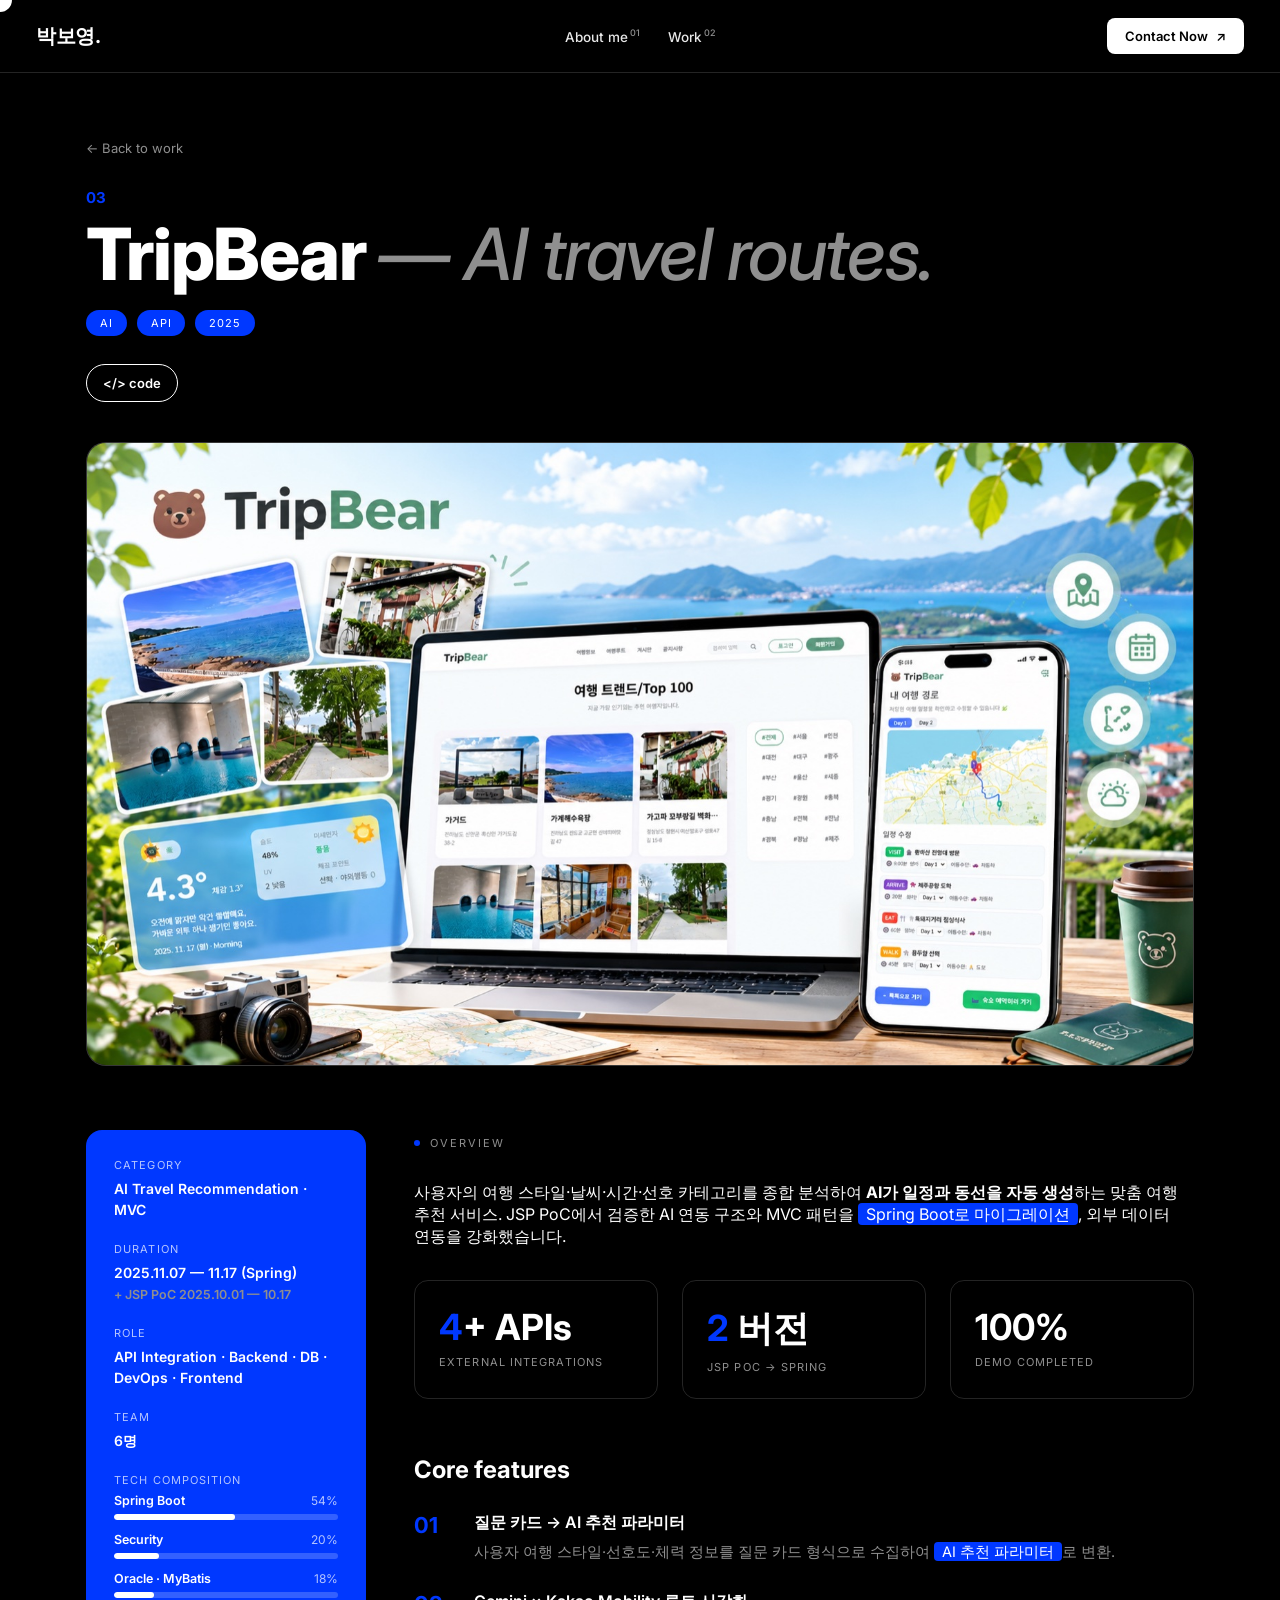
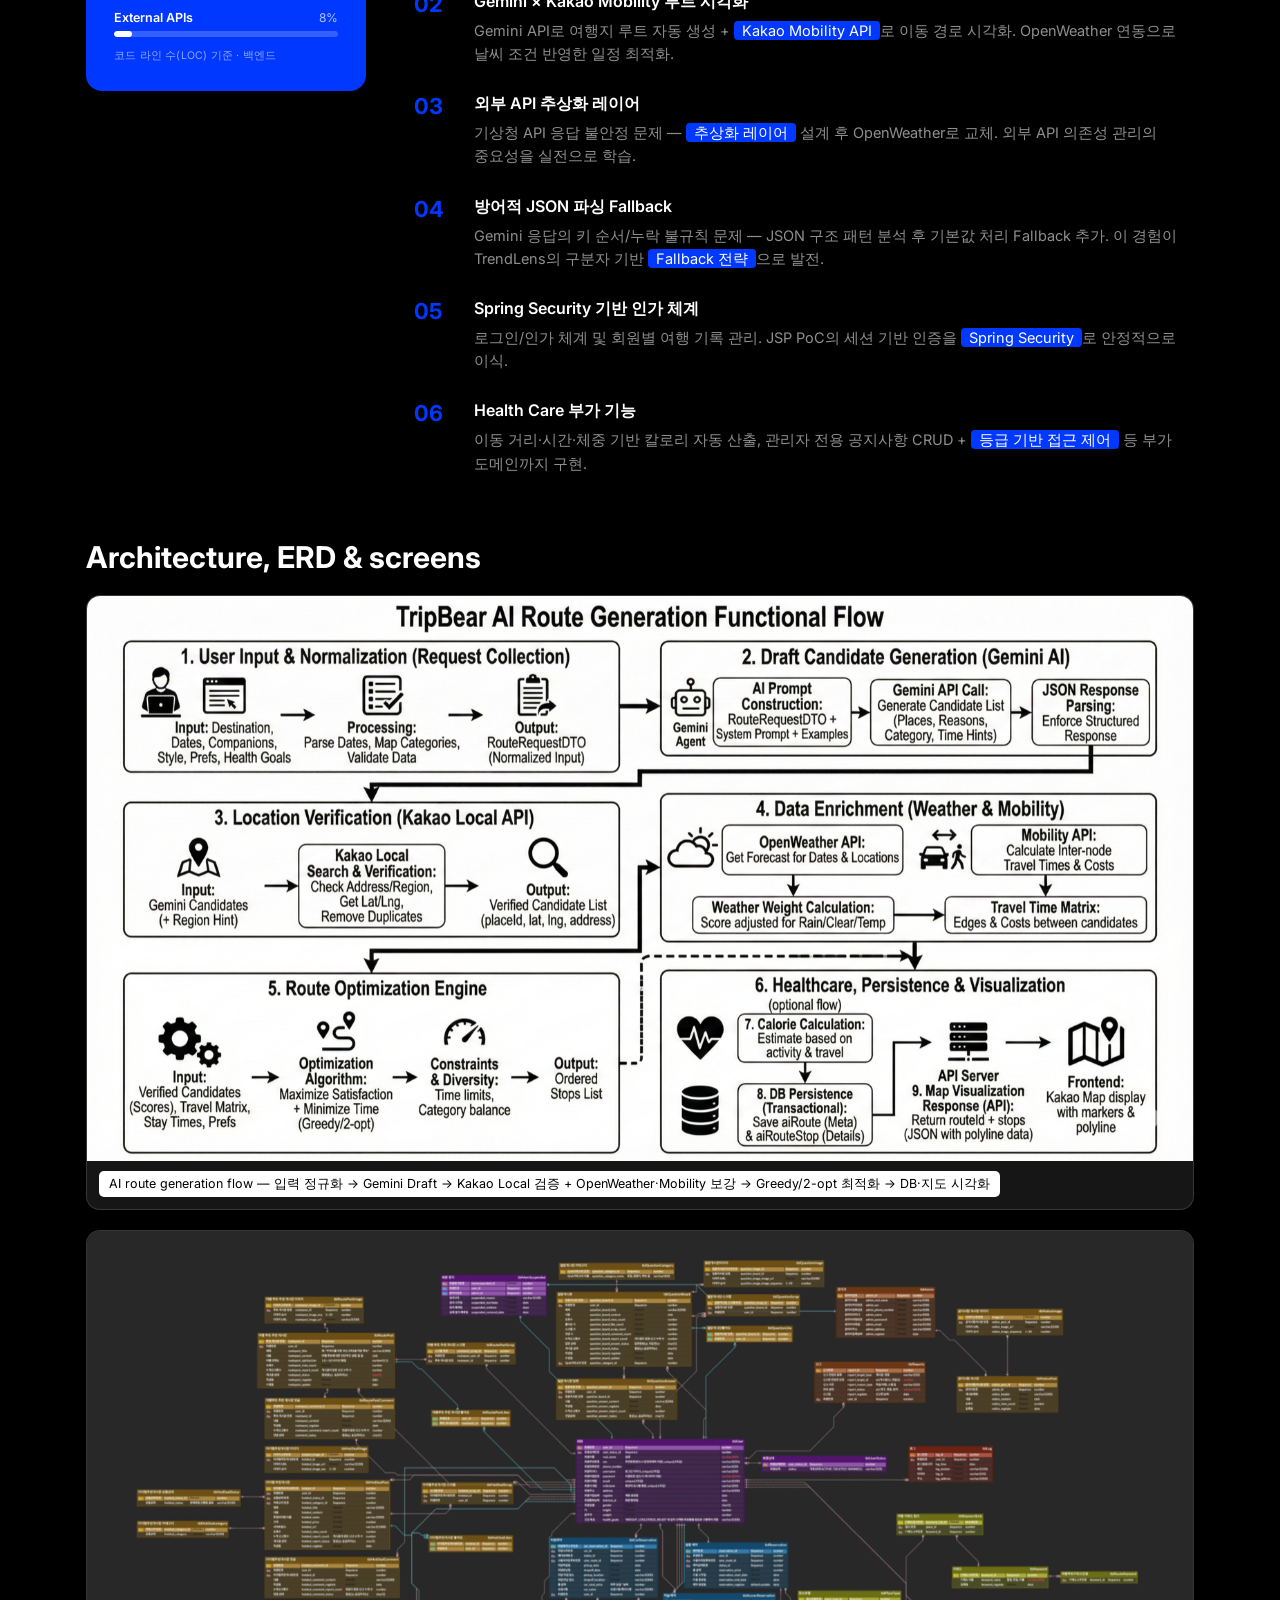
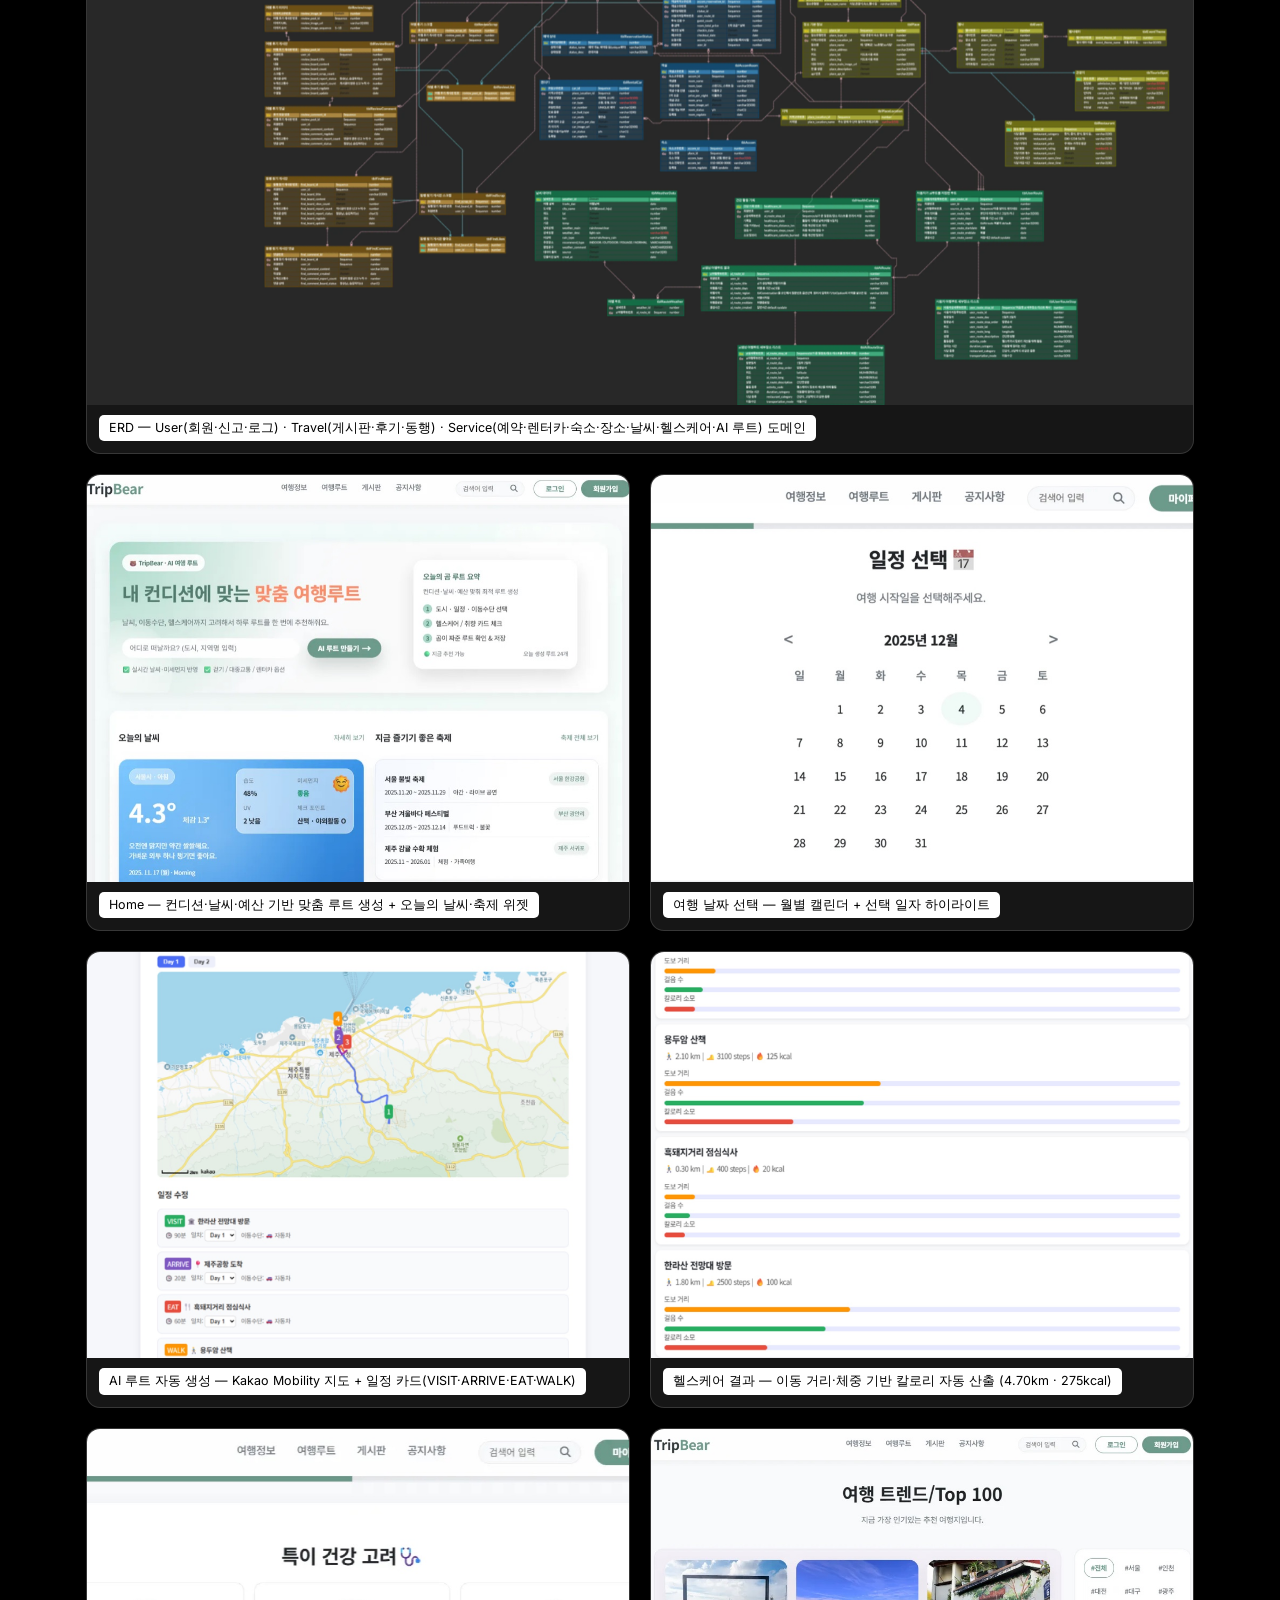
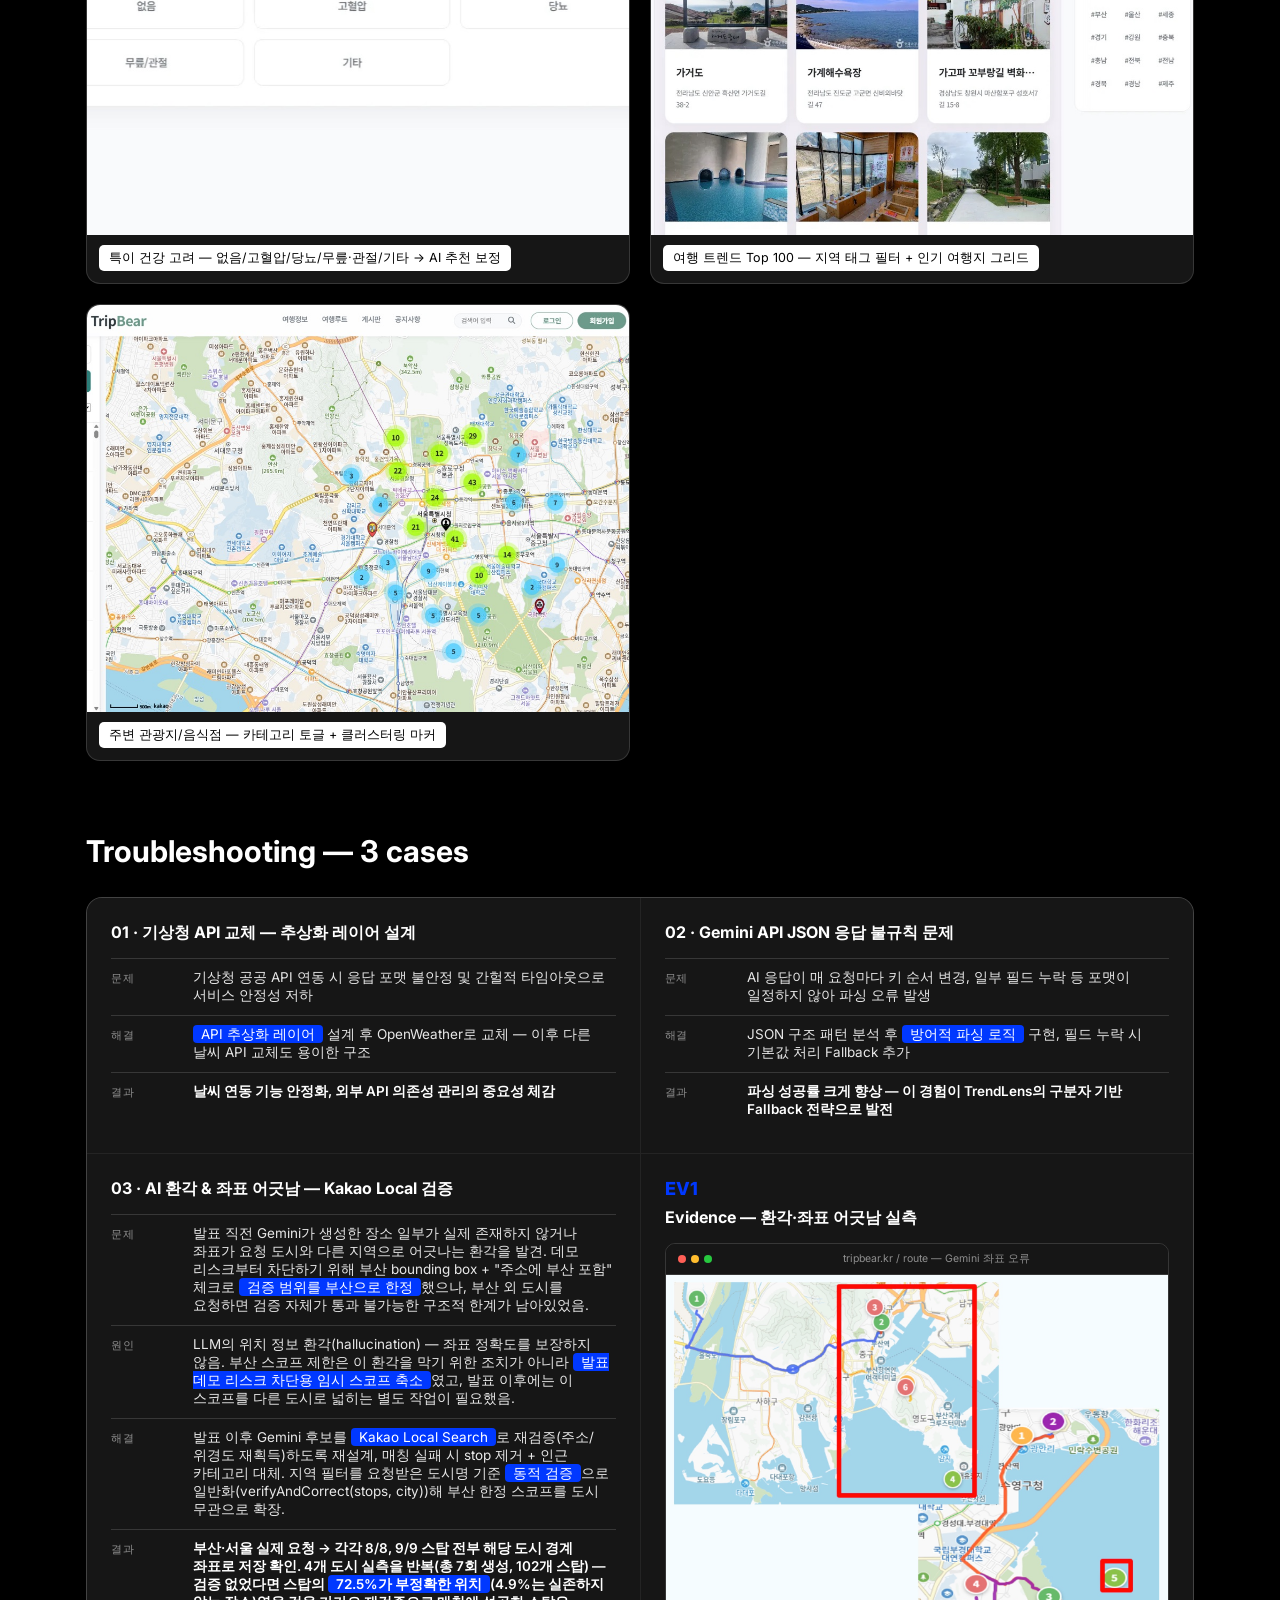
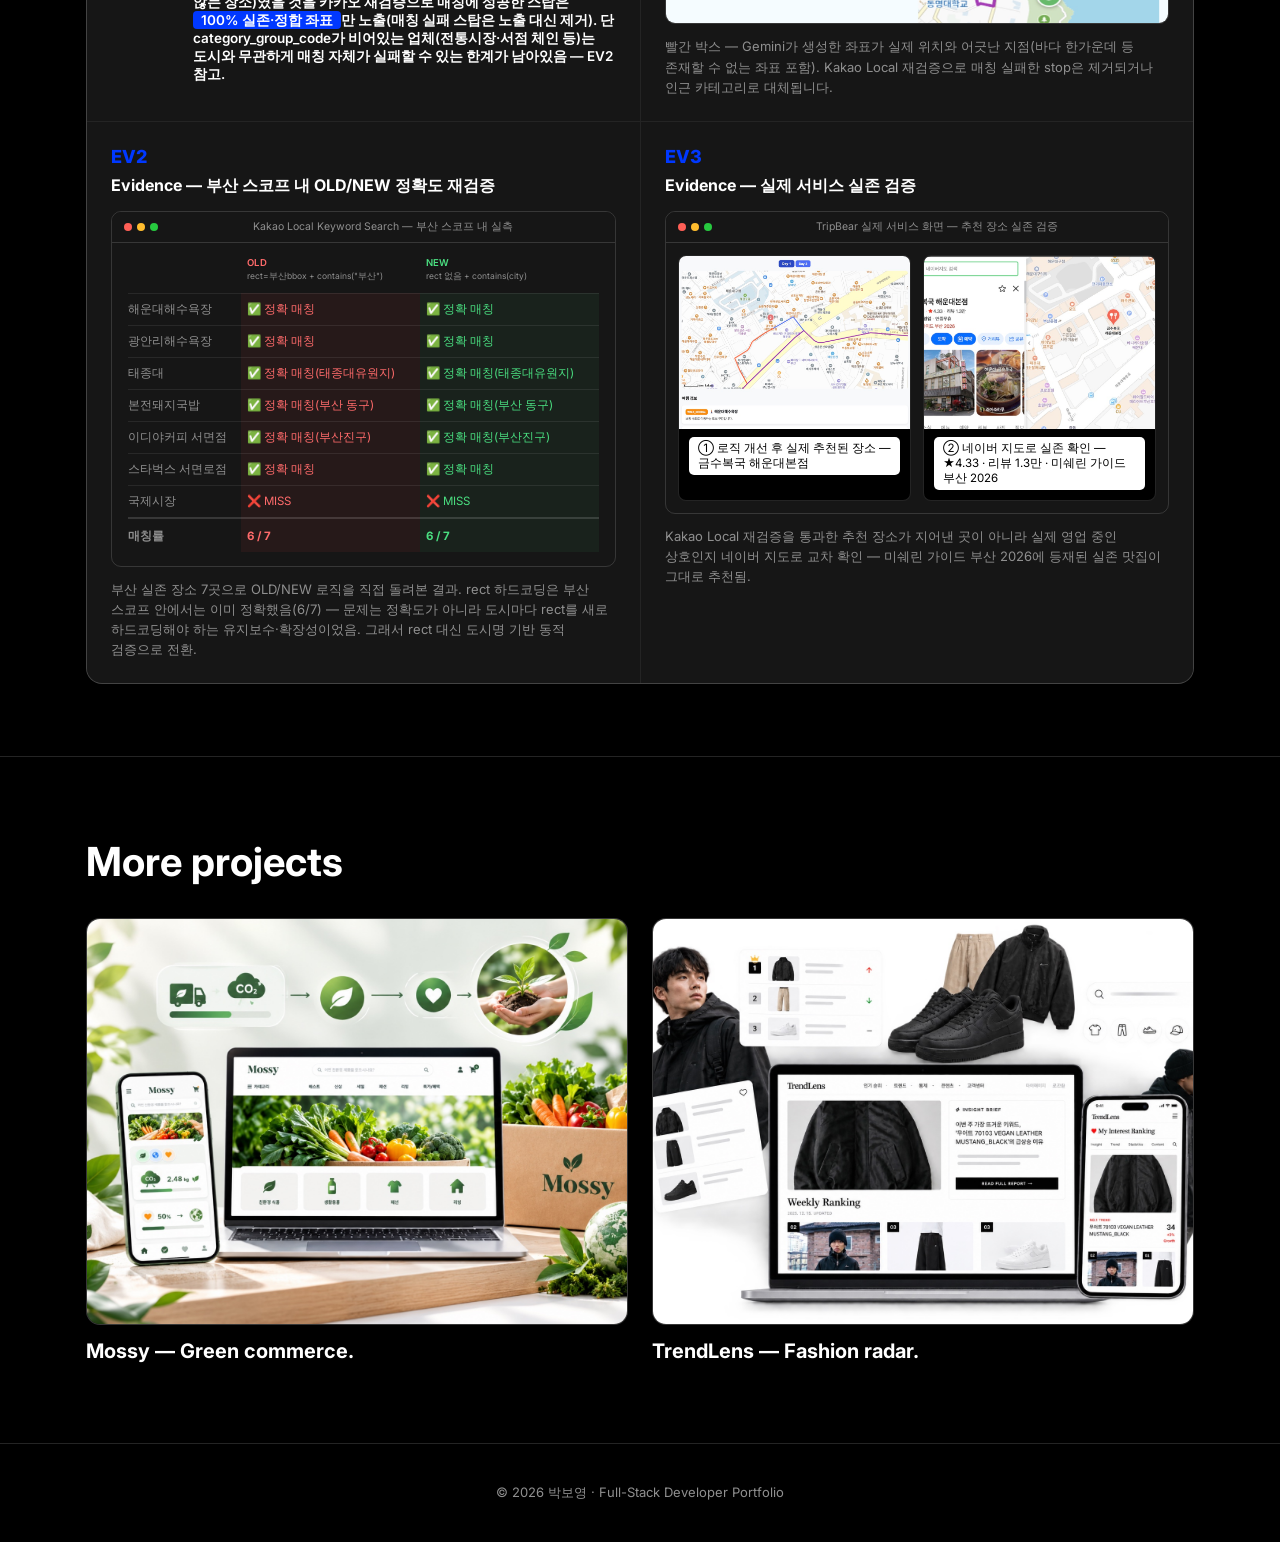
<file: projects/tripbear.html>
<!DOCTYPE html>
<html lang="ko">
<head>
<meta charset="utf-8">
<meta name="viewport" content="width=device-width, initial-scale=1">
<title>TripBear — 박보영</title>
<link rel="preconnect" href="https://fonts.googleapis.com">
<link rel="preconnect" href="https://fonts.gstatic.com" crossorigin="">
<link href="https://fonts.googleapis.com/css2?family=Inter:opsz,wght@14..32,100..900&display=swap" rel="stylesheet">
<link rel="stylesheet" href="../assets/site.css">
<style>:root{--accent:var(--blue); --accent-ink:#FFFFFF;}</style>
</head>
<body>

<nav class="nav">
  <a class="brand" href="../index.html">박보영<span class="dot">.</span></a>
  <div class="nav-links">
    <a href="../about.html">About me<sup>01</sup></a>
    <a href="../index.html#projects">Work<sup>02</sup></a>
  </div>
  <a class="nav-cta" href="../index.html#contact">Contact Now <span>↗</span></a>
</nav>

<div class="wrap">
  <section class="case-hero">
    <a class="back" href="../index.html#projects">← Back to work</a>
    <div class="case-num">03</div>
    <h1>TripBear <em>— AI travel routes.</em></h1>
    <div class="tags"><span>AI</span><span>API</span><span>2025</span></div>
    <div class="links">
      <a href="https://github.com/bunohoq/TripBear_spring-boot" target="_blank" rel="noopener">&lt;/&gt; code</a>
    </div>
  </section>

  <div class="case-cover reveal-scale"><img src="../assets/img/tripbear/main.jpg" alt="TripBear 메인 화면"></div>

  <div class="case-body">
    <div class="case-meta">
      <div class="ml">Category</div><div class="mv">AI Travel Recommendation · MVC</div>
      <div class="ml">Duration</div><div class="mv">2025.11.07 — 11.17 (Spring)<br><span style="color:var(--mute);font-size:12.5px">+ JSP PoC 2025.10.01 — 10.17</span></div>
      <div class="ml">Role</div><div class="mv">API Integration · Backend · DB · DevOps · Frontend</div>
      <div class="ml">Team</div><div class="mv">6명</div>
      <div class="ml">Tech composition</div>
      <div class="stack-bars">
        <div class="stack-bar"><span class="sb-name">Spring Boot</span><span class="sb-track"><span class="sb-fill" style="width:54%"></span></span><span class="sb-pct">54%</span></div>
        <div class="stack-bar"><span class="sb-name">Security</span><span class="sb-track"><span class="sb-fill" style="width:20%"></span></span><span class="sb-pct">20%</span></div>
        <div class="stack-bar"><span class="sb-name">Oracle · MyBatis</span><span class="sb-track"><span class="sb-fill" style="width:18%"></span></span><span class="sb-pct">18%</span></div>
        <div class="stack-bar"><span class="sb-name">External APIs</span><span class="sb-track"><span class="sb-fill" style="width:8%"></span></span><span class="sb-pct">8%</span></div>
      </div>
      <div class="sb-basis">코드 라인 수(LOC) 기준 · 백엔드</div>
    </div>

    <div class="case-content-main reveal">
      <div class="eyebrow"><span class="dot"></span>Overview</div>
      <p>사용자의 여행 스타일·날씨·시간·선호 카테고리를 종합 분석하여 <strong>AI가 일정과 동선을 자동 생성</strong>하는 맞춤 여행 추천 서비스. JSP PoC에서 검증한 AI 연동 구조와 MVC 패턴을 <span class="hl">Spring Boot로 마이그레이션</span>, 외부 데이터 연동을 강화했습니다.</p>
      <div class="kpi-row">
        <div class="kpi"><div class="kv"><span class="em">4</span>+ APIs</div><div class="kl">External integrations</div></div>
        <div class="kpi"><div class="kv"><span class="em">2</span> 버전</div><div class="kl">JSP PoC → Spring</div></div>
        <div class="kpi"><div class="kv">100%</div><div class="kl">Demo completed</div></div>
      </div>

      <h2 style="margin-top:56px;">Core features</h2>
      <div class="feat-list">
        <div class="feat"><div class="fn">01</div><div><div class="ft">질문 카드 → AI 추천 파라미터</div><div class="fd">사용자 여행 스타일·선호도·체력 정보를 질문 카드 형식으로 수집하여 <span class="hl">AI 추천 파라미터</span>로 변환.</div></div></div>
        <div class="feat"><div class="fn">02</div><div><div class="ft">Gemini × Kakao Mobility 루트 시각화</div><div class="fd">Gemini API로 여행지 루트 자동 생성 + <span class="hl">Kakao Mobility API</span>로 이동 경로 시각화. OpenWeather 연동으로 날씨 조건 반영한 일정 최적화.</div></div></div>
        <div class="feat"><div class="fn">03</div><div><div class="ft">외부 API 추상화 레이어</div><div class="fd">기상청 API 응답 불안정 문제 — <span class="hl">추상화 레이어</span> 설계 후 OpenWeather로 교체. 외부 API 의존성 관리의 중요성을 실전으로 학습.</div></div></div>
        <div class="feat"><div class="fn">04</div><div><div class="ft">방어적 JSON 파싱 Fallback</div><div class="fd">Gemini 응답의 키 순서/누락 불규칙 문제 — JSON 구조 패턴 분석 후 기본값 처리 Fallback 추가. 이 경험이 TrendLens의 구분자 기반 <span class="hl">Fallback 전략</span>으로 발전.</div></div></div>
        <div class="feat"><div class="fn">05</div><div><div class="ft">Spring Security 기반 인가 체계</div><div class="fd">로그인/인가 체계 및 회원별 여행 기록 관리. JSP PoC의 세션 기반 인증을 <span class="hl">Spring Security</span>로 안정적으로 이식.</div></div></div>
        <div class="feat"><div class="fn">06</div><div><div class="ft">Health Care 부가 기능</div><div class="fd">이동 거리·시간·체중 기반 칼로리 자동 산출, 관리자 전용 공지사항 CRUD + <span class="hl">등급 기반 접근 제어</span> 등 부가 도메인까지 구현.</div></div></div>
      </div>
    </div>
  </div>

  <section class="case-section">
    <h2>Architecture, ERD &amp; screens</h2>
    <div class="gallery full">
      <figure class="reveal-scale"><img src="../assets/img/tripbear/architecture.png" alt="TripBear AI 루트 생성 기능 흐름도"><figcaption>AI route generation flow — 입력 정규화 → Gemini Draft → Kakao Local 검증 + OpenWeather·Mobility 보강 → Greedy/2-opt 최적화 → DB·지도 시각화</figcaption></figure>
      <figure class="reveal-scale"><img src="../assets/img/tripbear/erd.png" alt="TripBear ERD"><figcaption>ERD — User(회원·신고·로그) · Travel(게시판·후기·동행) · Service(예약·렌터카·숙소·장소·날씨·헬스케어·AI 루트) 도메인</figcaption></figure>
    </div>
    <div class="gallery" style="margin-top:20px;">
      <figure class="reveal-scale"><img src="../assets/img/tripbear/screen-home.jpg" alt="TripBear 메인 화면"><figcaption>Home — 컨디션·날씨·예산 기반 맞춤 루트 생성 + 오늘의 날씨·축제 위젯</figcaption></figure>
      <figure class="reveal-scale"><img src="../assets/img/tripbear/plan-date.jpg" alt="TripBear 일정 선택 캘린더"><figcaption>여행 날짜 선택 — 월별 캘린더 + 선택 일자 하이라이트</figcaption></figure>
      <figure class="reveal-scale"><img src="../assets/img/tripbear/route.jpg" alt="TripBear 여행 루트 시각화"><figcaption>AI 루트 자동 생성 — Kakao Mobility 지도 + 일정 카드(VISIT·ARRIVE·EAT·WALK)</figcaption></figure>
      <figure class="reveal-scale"><img src="../assets/img/tripbear/healthcare.jpg" alt="TripBear 헬스케어 결과"><figcaption>헬스케어 결과 — 이동 거리·체중 기반 칼로리 자동 산출 (4.70km · 275kcal)</figcaption></figure>
      <figure class="reveal-scale"><img src="../assets/img/tripbear/health-select.jpg" alt="TripBear 헬스케어 선택지"><figcaption>특이 건강 고려 — 없음/고혈압/당뇨/무릎·관절/기타 → AI 추천 보정</figcaption></figure>
      <figure class="reveal-scale"><img src="../assets/img/tripbear/trend.jpg" alt="TripBear 여행 트렌드"><figcaption>여행 트렌드 Top 100 — 지역 태그 필터 + 인기 여행지 그리드</figcaption></figure>
      <figure class="reveal-scale"><img src="../assets/img/tripbear/map-nearby.jpg" alt="TripBear 지도 속 주변 관광지"><figcaption>주변 관광지/음식점 — 카테고리 토글 + 클러스터링 마커</figcaption></figure>
    </div>
  </section>

  <section class="case-section">
    <h2>Troubleshooting — 3 cases</h2>
    <div class="trouble-grid">
      <div class="tcard reveal">
        <div class="tt">01 · 기상청 API 교체 — 추상화 레이어 설계</div>
        <div class="trow"><span class="tk">문제</span><span class="tv">기상청 공공 API 연동 시 응답 포맷 불안정 및 간헐적 타임아웃으로 서비스 안정성 저하</span></div>
        <div class="trow"><span class="tk">해결</span><span class="tv"><span class="hl">API 추상화 레이어</span> 설계 후 OpenWeather로 교체 — 이후 다른 날씨 API 교체도 용이한 구조</span></div>
        <div class="trow result"><span class="tk">결과</span><span class="tv">날씨 연동 기능 안정화, 외부 API 의존성 관리의 중요성 체감</span></div>
      </div>
      <div class="tcard reveal">
        <div class="tt">02 · Gemini API JSON 응답 불규칙 문제</div>
        <div class="trow"><span class="tk">문제</span><span class="tv">AI 응답이 매 요청마다 키 순서 변경, 일부 필드 누락 등 포맷이 일정하지 않아 파싱 오류 발생</span></div>
        <div class="trow"><span class="tk">해결</span><span class="tv">JSON 구조 패턴 분석 후 <span class="hl">방어적 파싱 로직</span> 구현, 필드 누락 시 기본값 처리 Fallback 추가</span></div>
        <div class="trow result"><span class="tk">결과</span><span class="tv">파싱 성공률 크게 향상 — 이 경험이 TrendLens의 구분자 기반 Fallback 전략으로 발전</span></div>
      </div>
      <div class="tcard reveal">
        <div class="tt">03 · AI 환각 &amp; 좌표 어긋남 — Kakao Local 검증</div>
        <div class="trow"><span class="tk">문제</span><span class="tv">발표 직전 Gemini가 생성한 장소 일부가 실제 존재하지 않거나 좌표가 요청 도시와 다른 지역으로 어긋나는 환각을 발견. 데모 리스크부터 차단하기 위해 부산 bounding box + "주소에 부산 포함" 체크로 <span class="hl">검증 범위를 부산으로 한정</span>했으나, 부산 외 도시를 요청하면 검증 자체가 통과 불가능한 구조적 한계가 남아있었음.</span></div>
        <div class="trow"><span class="tk">원인</span><span class="tv">LLM의 위치 정보 환각(hallucination) — 좌표 정확도를 보장하지 않음. 부산 스코프 제한은 이 환각을 막기 위한 조치가 아니라 <span class="hl">발표 데모 리스크 차단용 임시 스코프 축소</span>였고, 발표 이후에는 이 스코프를 다른 도시로 넓히는 별도 작업이 필요했음.</span></div>
        <div class="trow"><span class="tk">해결</span><span class="tv">발표 이후 Gemini 후보를 <span class="hl">Kakao Local Search</span>로 재검증(주소/위경도 재획득)하도록 재설계, 매칭 실패 시 stop 제거 + 인근 카테고리 대체. 지역 필터를 요청받은 도시명 기준 <span class="hl">동적 검증</span>으로 일반화(verifyAndCorrect(stops, city))해 부산 한정 스코프를 도시 무관으로 확장.</span></div>
        <div class="trow result"><span class="tk">결과</span><span class="tv">부산·서울 실제 요청 → 각각 8/8, 9/9 스탑 전부 해당 도시 경계 좌표로 저장 확인. 4개 도시 실측을 반복(총 7회 생성, 102개 스탑) — 검증 없었다면 스탑의 <span class="hl">72.5%가 부정확한 위치</span>(4.9%는 실존하지 않는 장소)였을 것을 카카오 재검증으로 매칭에 성공한 스탑은 <span class="hl">100% 실존·정합 좌표</span>만 노출(매칭 실패 스탑은 노출 대신 제거). 단 category_group_code가 비어있는 업체(전통시장·서점 체인 등)는 도시와 무관하게 매칭 자체가 실패할 수 있는 한계가 남아있음 — EV2 참고.</span></div>
      </div>
      <div class="tcard tcard-evidence reveal">
        <div class="tn">EV1</div>
        <div class="tt">Evidence — 환각·좌표 어긋남 실측</div>
        <div class="ev-body">
          <div class="ev-chrome">
            <span class="dots"><span class="r"></span><span class="y"></span><span class="g"></span></span>
            <span class="url">tripbear.kr / route — Gemini 좌표 오류</span>
          </div>
          <img src="../assets/img/tripbear/trouble-geocoding.jpg" alt="TripBear 환각·좌표 어긋남 — 지도 비교 캡처">
        </div>
        <div class="ev-caption">빨간 박스 — Gemini가 생성한 좌표가 실제 위치와 어긋난 지점(바다 한가운데 등 존재할 수 없는 좌표 포함). Kakao Local 재검증으로 매칭 실패한 stop은 제거되거나 인근 카테고리로 대체됩니다.</div>
      </div>
      <div class="tcard tcard-evidence reveal">
        <div class="tn">EV2</div>
        <div class="tt">Evidence — 부산 스코프 내 OLD/NEW 정확도 재검증</div>
        <div class="ev-body">
          <div class="ev-chrome">
            <span class="dots"><span class="r"></span><span class="y"></span><span class="g"></span></span>
            <span class="url">Kakao Local Keyword Search — 부산 스코프 내 실측</span>
          </div>
          <div class="ev-compare">
            <table>
              <thead>
                <tr>
                  <th></th>
                  <th class="old">OLD<span class="sub">rect=부산bbox + contains("부산")</span></th>
                  <th class="new">NEW<span class="sub">rect 없음 + contains(city)</span></th>
                </tr>
              </thead>
              <tbody>
                <tr><td>해운대해수욕장</td><td class="old">✅ 정확 매칭</td><td class="new">✅ 정확 매칭</td></tr>
                <tr><td>광안리해수욕장</td><td class="old">✅ 정확 매칭</td><td class="new">✅ 정확 매칭</td></tr>
                <tr><td>태종대</td><td class="old">✅ 정확 매칭(태종대유원지)</td><td class="new">✅ 정확 매칭(태종대유원지)</td></tr>
                <tr><td>본전돼지국밥</td><td class="old">✅ 정확 매칭(부산 동구)</td><td class="new">✅ 정확 매칭(부산 동구)</td></tr>
                <tr><td>이디야커피 서면점</td><td class="old">✅ 정확 매칭(부산진구)</td><td class="new">✅ 정확 매칭(부산진구)</td></tr>
                <tr><td>스타벅스 서면로점</td><td class="old">✅ 정확 매칭</td><td class="new">✅ 정확 매칭</td></tr>
                <tr><td>국제시장</td><td class="old">❌ MISS</td><td class="new">❌ MISS</td></tr>
              </tbody>
              <tfoot>
                <tr><td>매칭률</td><td class="old">6 / 7</td><td class="new">6 / 7</td></tr>
              </tfoot>
            </table>
          </div>
        </div>
        <div class="ev-caption">부산 실존 장소 7곳으로 OLD/NEW 로직을 직접 돌려본 결과. rect 하드코딩은 부산 스코프 안에서는 이미 정확했음(6/7) — 문제는 정확도가 아니라 도시마다 rect를 새로 하드코딩해야 하는 유지보수·확장성이었음. 그래서 rect 대신 도시명 기반 동적 검증으로 전환.</div>
      </div>
      <div class="tcard tcard-evidence reveal">
        <div class="tn">EV3</div>
        <div class="tt">Evidence — 실제 서비스 실존 검증</div>
        <div class="ev-body">
          <div class="ev-chrome">
            <span class="dots"><span class="r"></span><span class="y"></span><span class="g"></span></span>
            <span class="url">TripBear 실제 서비스 화면 — 추천 장소 실존 검증</span>
          </div>
          <div class="ev-proof">
            <figure>
              <img src="../assets/img/tripbear/proof-recommended-place.jpg" alt="TripBear Day 1 루트 — 로직 개선 후 추천된 금수복국 해운대본점">
              <figcaption>① 로직 개선 후 실제 추천된 장소 — 금수복국 해운대본점</figcaption>
            </figure>
            <figure>
              <img src="../assets/img/tripbear/proof-naver-verify.jpg" alt="네이버 지도 검색 결과 — 금수복국 해운대본점 실존 확인">
              <figcaption>② 네이버 지도로 실존 확인 — ★4.33 · 리뷰 1.3만 · 미쉐린 가이드 부산 2026</figcaption>
            </figure>
          </div>
        </div>
        <div class="ev-caption">Kakao Local 재검증을 통과한 추천 장소가 지어낸 곳이 아니라 실제 영업 중인 상호인지 네이버 지도로 교차 확인 — 미쉐린 가이드 부산 2026에 등재된 실존 맛집이 그대로 추천됨.</div>
      </div>
    </div>
  </section>
</div>

<section class="more-projects">
  <div class="wrap">
    <h2>More projects</h2>
    <div class="more-projects-grid">
      <a class="more-card" href="mossy.html" data-cursor="View case study →">
        <figure><img src="../assets/img/mossy/main.jpg" alt="Mossy"></figure>
        <figcaption>Mossy — Green commerce.</figcaption>
      </a>
      <a class="more-card" href="trendlens.html" data-cursor="View case study →">
        <figure><img src="../assets/img/trendlens/main.jpg" alt="TrendLens"></figure>
        <figcaption>TrendLens — Fashion radar.</figcaption>
      </a>
    </div>
  </div>
</section>

<footer class="site-footer">© 2026 박보영 · Full-Stack Developer Portfolio</footer>

<script src="../assets/site.js"></script>
</body>
</html>
</file>
<file: assets/site.css>
:root {
  --canvas:#000000; --canvas-2:#0A0A0A; --surface:#161616; --surface-soft:#212121;
  --ink:#FFFFFF; --ink-2:#E8E8E8; --ink-3:#BFBFBF; --mute:#8F8F8F; --mute-2:#666666;
  --line: rgba(255,255,255,0.14); --line-2: rgba(255,255,255,0.08);
  --display: "Inter","Pretendard",sans-serif; --sans:"Inter","Pretendard",system-ui,sans-serif; --mono:"Inter",ui-monospace,monospace;
  --ease-spring: cubic-bezier(0.34,1.56,0.64,1); --ease-spring-soft: cubic-bezier(0.22,1,0.36,1);

  /* kitsch accent palette — orange is the site-wide default, the other
     three are reserved for each project's identity color. */
  --magenta:#FF2FA0; --orange:#FF5B1F; --lime:#D4FF33; --blue:#0038FF;
  --accent: var(--orange); --accent-ink:#000000;
  --accent-soft: color-mix(in srgb, var(--accent) 16%, black);
}
* { box-sizing:border-box; }
html { scroll-behavior:smooth; }
body {
  margin:0; background:var(--canvas); color:var(--ink); font-family:var(--sans);
  -webkit-font-smoothing:antialiased; word-break:keep-all; overflow-wrap:break-word;
}
img { display:block; max-width:100%; }
a { color:inherit; }
::selection { background:var(--ink); color:var(--canvas); }

.wrap { max-width:1180px; margin:0 auto; padding:0 36px; }
@media (max-width:760px) { .wrap { padding:0 20px; } }

/* ---- nav (matches the reference: brand / centered numbered links / CTA) ---- */
.nav {
  position:sticky; top:0; z-index:50;
  display:grid; grid-template-columns:1fr auto 1fr; align-items:center;
  padding:18px 36px; background:rgba(0,0,0,.75); backdrop-filter:blur(14px);
  border-bottom:1px solid var(--line);
}
.nav .brand { font-family:var(--display); font-weight:700; font-size:20px; letter-spacing:-0.02em; text-decoration:none; color:var(--ink); }
.nav .brand .dot { color:var(--ink); }
.nav-links { display:flex; gap:28px; justify-self:center; }
.nav-links a { text-decoration:none; font-size:13.5px; font-weight:500; color:var(--ink-2); }
.nav-links a sup { font-size:9px; margin-left:2px; color:var(--mute); }
.nav-links a:hover { color:var(--ink); }
.nav-cta {
  justify-self:end; display:inline-flex; align-items:center; gap:8px;
  padding:10px 18px; border-radius:8px; background:var(--ink); color:var(--canvas);
  text-decoration:none; font-size:13px; font-weight:600;
  transition:background .2s ease, color .2s ease;
}
/* Each project page scopes --accent/--accent-ink to its own kitsch color, so
   this alone makes the CTA hover to the right color on every page. */
.nav-cta:hover { background:var(--accent); color:var(--accent-ink); }
/* No hover on touch devices, so show the project color by default there
   instead of leaving it permanently white/black. */
@media (hover:none) {
  .nav-cta { background:var(--accent); color:var(--accent-ink); }
}
@media (max-width:760px) {
  .nav { grid-template-columns:1fr auto; padding:14px 20px; }
  .nav-links { display:none; }
}

/* ---- buttons ---- */
.btn {
  display:inline-flex; align-items:center; gap:10px; padding:14px 22px;
  border-radius:8px; text-decoration:none; font-size:14px; font-weight:600;
  border:1px solid transparent; transition:all .22s;
}
.btn .arrow { display:inline-flex; width:26px; height:26px; border-radius:8px; align-items:center; justify-content:center; font-size:13px; transition:transform .22s; }
.btn:hover .arrow { transform:translateX(3px); }
.btn-primary { background:var(--accent); color:var(--accent-ink); }
.btn-primary .arrow { background:rgba(0,0,0,.18); }
.btn-ghost { background:transparent; color:var(--ink); border-color:var(--ink); }
.btn-ghost .arrow { background:var(--ink); color:var(--canvas); }
.btn-ghost:hover { background:var(--ink); color:var(--canvas); }

/* ---- typography helpers ---- */
.eyebrow { display:inline-flex; align-items:center; gap:10px; font-family:var(--mono); font-size:11px; letter-spacing:.18em; text-transform:uppercase; color:var(--mute); }
.eyebrow .dot { width:6px; height:6px; border-radius:50%; background:var(--accent, var(--ink)); }

/* ---- scroll reveal (spring easing, same system as the homepage) ---- */
.reveal { opacity:0; transform:translateY(28px); transition:opacity .7s var(--ease-spring-soft), transform .8s var(--ease-spring); }
.reveal.is-visible { opacity:1; transform:translateY(0); }
.reveal-scale { opacity:0; transform:scale(.94); transition:opacity .7s var(--ease-spring-soft), transform .8s var(--ease-spring); }
.reveal-scale.is-visible { opacity:1; transform:scale(1); }
@media (prefers-reduced-motion: reduce) { .reveal, .reveal-scale { opacity:1; transform:none; transition:none; } }

/* ---- custom cursor badge ---- */
#cursor-badge {
  position:fixed; top:0; left:0; z-index:999;
  display:flex; align-items:center; gap:6px; padding:8px 16px; border-radius:999px;
  background:var(--ink); color:var(--canvas); font-family:var(--mono); font-size:12px;
  font-weight:600; white-space:nowrap; pointer-events:none;
  opacity:0; transform:translate(-50%,-50%) scale(.6);
  transition:opacity .25s var(--ease-spring-soft), transform .35s var(--ease-spring);
}
#cursor-badge.is-visible { opacity:1; transform:translate(-50%,-50%) scale(1); }
@media (hover:hover) and (pointer:fine) { [data-cursor] { cursor:none; } }

/* ---- inverting cursor dot — mix-blend-mode:difference flips whatever
   color sits underneath it (e.g. white dot over blue = renders yellow) ---- */
#invert-cursor {
  position:fixed; top:0; left:0; width:24px; height:24px; border-radius:50%;
  background:#fff; mix-blend-mode:difference; pointer-events:none; z-index:9998;
  transform:translate(-50%,-50%);
  transition:width .25s var(--ease-spring-soft), height .25s var(--ease-spring-soft), opacity .2s ease;
}
#invert-cursor.is-active { width:48px; height:48px; }
#invert-cursor.is-hidden { opacity:0; }
@media (hover:hover) and (pointer:fine) { body { cursor:none; } }
@media (hover:none), (pointer:coarse) { #invert-cursor { display:none; } }

/* ---- case study page ---- */
.case-hero { padding:64px 0 40px; }
.case-hero .back { display:inline-flex; align-items:center; gap:8px; font-size:13px; color:var(--mute); text-decoration:none; margin-bottom:32px; }
.case-hero .back:hover { color:var(--ink); }
.case-hero .case-num { font-family:var(--mono); font-size:15px; color:var(--accent); font-weight:700; }
.case-hero h1 { font-family:var(--display); font-weight:800; font-size:clamp(40px,6vw,72px); letter-spacing:-0.02em; line-height:1.02; margin:10px 0 20px; }
.case-hero h1 em { font-style:italic; font-weight:500; color:var(--mute); }
.case-hero .tags { display:flex; gap:10px; flex-wrap:wrap; margin-bottom:28px; }
.case-hero .tags span { padding:6px 14px; border-radius:999px; background:var(--accent); color:var(--accent-ink); font-family:var(--mono); font-size:11px; letter-spacing:.08em; text-transform:uppercase; }
.case-hero .links { display:flex; gap:10px; flex-wrap:wrap; }
.case-hero .links a { display:inline-flex; align-items:center; gap:8px; padding:10px 16px; border-radius:999px; border:1px solid var(--ink); text-decoration:none; font-size:13px; font-weight:600; transition:all .2s; }
.case-hero .links a:hover { background:var(--ink); color:var(--canvas); }

.case-cover { aspect-ratio:16/9; border-radius:20px; overflow:hidden; border:1px solid var(--line); margin:0 0 64px; background:var(--surface); }
.case-cover img { width:100%; height:100%; object-fit:cover; }

/* Two-column case body: compact tinted sidebar (meta + tech stack) next to
   Overview/KPI/features — scannable at a glance, like the original inline
   case-study design. */
.case-body { display:grid; grid-template-columns:280px minmax(0,1fr); gap:48px; align-items:start; margin-bottom:64px; }
/* Bold, fully-saturated project color (not a faint tint) so each case study
   reads as unmistakably lime/magenta/blue — text switches to accent-ink for
   contrast against the bright fill. */
.case-meta { background:var(--accent); color:var(--accent-ink); border-radius:16px; padding:28px; }
.case-meta .ml { font-family:var(--mono); font-size:11px; letter-spacing:.1em; text-transform:uppercase; color:var(--accent-ink); opacity:.7; margin-bottom:6px; }
.case-meta .mv { font-size:14px; font-weight:600; line-height:1.5; margin-bottom:22px; color:var(--accent-ink); }
.case-meta .mv:last-of-type { margin-bottom:0; }
.case-meta .stack-bars { max-width:none; gap:12px; }
.case-meta .stack-bar {
  grid-template-columns:1fr auto; grid-template-rows:auto auto;
  column-gap:8px; row-gap:6px;
}
.case-meta .stack-bar .sb-name { grid-column:1; grid-row:1; font-size:12.5px; color:var(--accent-ink); }
.case-meta .stack-bar .sb-pct { grid-column:2; grid-row:1; color:var(--accent-ink); opacity:.7; }
.case-meta .stack-bar .sb-track { grid-column:1 / -1; grid-row:2; background:color-mix(in srgb, var(--accent-ink) 20%, transparent); }
.case-meta .stack-bar .sb-fill { background:var(--accent-ink); }
.sb-basis {
  margin-top:12px; font-family:var(--mono); font-size:10.5px; letter-spacing:.02em;
  color:var(--accent-ink); opacity:.55;
}
/* Tech used but too small a footprint (LOC-wise) to fairly represent as a %
   bar — shown as plain usage badges instead of an overstated/understated fill. */
.sb-badges { display:flex; flex-wrap:wrap; gap:8px; margin-top:2px; }
.sb-badge {
  font-family:var(--mono); font-size:11px; padding:5px 11px; border-radius:999px;
  border:1px solid color-mix(in srgb, var(--accent-ink) 35%, transparent); color:var(--accent-ink);
}
.case-content-main .eyebrow { margin-bottom:16px; }
@media (max-width:900px) { .case-body { grid-template-columns:minmax(0,1fr); } }

.case-section { margin-bottom:72px; }
.case-section h2 { font-family:var(--display); font-weight:700; font-size:clamp(22px,3vw,30px); margin:0 0 20px; }
.case-section p { font-size:16px; line-height:1.75; color:var(--ink-2); max-width:760px; }
.hl { background:var(--accent); color:var(--accent-ink); padding:1px 8px; border-radius:4px; }
code.hl { font-family:var(--mono); font-size:0.92em; overflow-wrap:anywhere; }

.kpi-row { display:grid; grid-template-columns:repeat(3,1fr); gap:24px; margin-top:32px; }
.kpi { padding:24px; border:1px solid var(--line); border-radius:14px; }
.kpi .kv { font-family:var(--display); font-weight:700; font-size:36px; }
.kpi .kv .em { color:var(--accent); }
.kpi .kl { font-family:var(--mono); font-size:11px; letter-spacing:.1em; text-transform:uppercase; color:var(--mute); margin-top:6px; }
@media (max-width:760px) { .kpi-row { grid-template-columns:1fr; } }

.stack-bars { display:flex; flex-direction:column; gap:16px; max-width:560px; }
.stack-bar { display:grid; grid-template-columns:120px 1fr 40px; align-items:center; gap:14px; font-size:13.5px; }
.stack-bar .sb-name { font-weight:600; }
.stack-bar .sb-track { height:6px; border-radius:999px; background:var(--surface-soft); overflow:hidden; }
.stack-bar .sb-fill { display:block; height:100%; border-radius:999px; background:var(--accent); }
.stack-bar .sb-pct { text-align:right; color:var(--mute); font-family:var(--mono); font-size:12px; }
@media (max-width:760px) { .stack-bar { grid-template-columns:90px 1fr 34px; gap:10px; } }

.gallery { display:grid; grid-template-columns:1fr 1fr; gap:20px; }
.gallery.full { grid-template-columns:1fr; }
.gallery figure { margin:0; border-radius:14px; overflow:hidden; border:1px solid var(--line); background:var(--surface); display:flex; flex-direction:column; }
.gallery img { width:100%; display:block; }
/* Only the app-screenshot grid gets a fixed crop so every card (and its
   caption) lines up at the same height; full-width diagrams keep their
   natural size so labels never get cropped. */
.gallery:not(.full) img { aspect-ratio:4/3; object-fit:cover; }
/* White highlighter-pen mark behind the caption text — not a full-bleed
   bar, a rounded stroke sitting on the dark card like the .hl marks. */
.gallery figcaption {
  margin:10px 12px 12px; padding:5px 10px; font-size:12.5px; line-height:1.3;
  background:#fff; color:#000; border-radius:5px;
  white-space:nowrap; overflow:hidden; text-overflow:ellipsis;
  align-self:flex-start; max-width:calc(100% - 24px);
}
@media (max-width:760px) { .gallery { grid-template-columns:1fr; } }

/* Click-to-zoom media wrapper — site.js wraps each gallery <img> in this so
   the "click to enlarge" hint can sit centered over just the image, not the
   caption below it. */
.zoom-media { position:relative; cursor:zoom-in; }
.zoom-hint {
  position:absolute; inset:0; display:flex; flex-direction:column;
  align-items:center; justify-content:center; gap:8px;
  background:rgba(0,0,0,.5); color:#fff;
  opacity:0; transition:opacity .2s ease; pointer-events:none;
}
.zoom-media:hover .zoom-hint { opacity:1; }
.zoom-hint-icon {
  width:44px; height:44px; border:2px solid #fff; border-radius:50%;
  display:flex; align-items:center; justify-content:center;
  font-size:24px; font-weight:700; line-height:1;
}
.zoom-hint-label { font-family:var(--mono); font-size:11px; letter-spacing:.16em; text-transform:uppercase; }

/* Click-to-zoom overlay — opens near full-screen so screenshots are actually
   readable; closes on click (backdrop, image, or the ✕) or Escape. */
.gallery-zoom {
  position:fixed; inset:0; z-index:300;
  display:flex; align-items:center; justify-content:center;
  background:rgba(0,0,0,0.85);
  opacity:0; visibility:hidden; pointer-events:none;
  transition:opacity .2s ease;
}
.gallery-zoom.is-visible { opacity:1; visibility:visible; pointer-events:auto; }
.gallery-zoom-frame { position:relative; max-width:92vw; max-height:88vh; transform:scale(.96); transition:transform .2s ease; cursor:zoom-out; }
.gallery-zoom.is-visible .gallery-zoom-frame { transform:scale(1); }
.gallery-zoom img {
  display:block; max-width:92vw; max-height:88vh; width:auto; height:auto;
  object-fit:contain; border-radius:14px; border:1px solid var(--line);
  box-shadow:0 24px 80px rgba(0,0,0,.6);
}
.gallery-zoom figcaption {
  position:absolute; left:50%; bottom:-16px; transform:translate(-50%,100%);
  margin:0; padding:7px 16px; background:#fff; color:#000; border-radius:6px;
  font-size:13.5px; white-space:nowrap; max-width:92vw; overflow:hidden; text-overflow:ellipsis;
}
.gallery-zoom-close {
  position:absolute; top:-18px; right:-18px; width:36px; height:36px;
  background:#fff; color:#000; border-radius:50%; border:none;
  display:flex; align-items:center; justify-content:center;
  font-size:18px; line-height:1; cursor:pointer;
}
@media (max-width:760px) { .gallery-zoom-close { top:-14px; right:0; } }

.feat-list { display:flex; flex-direction:column; gap:28px; margin-top:28px; }
.feat { display:flex; gap:20px; }
.feat .fn { font-family:var(--display); font-weight:700; font-size:22px; color:var(--accent); flex:none; width:40px; }
.feat .ft { font-weight:600; margin-bottom:6px; }
.feat .fd { color:var(--mute); font-size:14.5px; line-height:1.6; }

.trouble-grid { display:grid; grid-template-columns:minmax(0,1fr) minmax(0,1fr); gap:1px; background:var(--line); border:1px solid var(--line); border-radius:16px; overflow:hidden; margin-top:28px; }
.tcard { background:var(--surface); padding:24px; border-radius:0; min-width:0; }
.tcard .tt { font-weight:700; margin-bottom:14px; overflow-wrap:break-word; }
/* minmax(0,1fr) — plain 1fr keeps a track's min size at its content's
   min-content, so a long unbroken token (a code snippet, an API flag) blows
   the card past the viewport on mobile instead of wrapping. */
.trow { display:grid; grid-template-columns:70px minmax(0,1fr); gap:12px; padding:10px 0; border-top:1px solid var(--line); font-size:13.5px; }
.trow:first-of-type { border-top:none; }
.trow .tk { color:var(--mute); font-family:var(--mono); font-size:11px; text-transform:uppercase; letter-spacing:.06em; padding-top:2px; }
.trow .tv { color:var(--ink-2); overflow-wrap:break-word; }
.trow.result .tv { font-weight:600; color:var(--ink); }
.t-evidence { margin-top:14px; padding-top:14px; border-top:1px dashed var(--line); }
.t-evidence img { border-radius:8px; border:1px solid var(--line); }
.t-evidence-cap { margin-top:8px; font-family:var(--mono); font-size:11px; color:var(--mute); }
@media (max-width:760px) { .trouble-grid { grid-template-columns:minmax(0,1fr); } }

/* Standalone evidence card — sits beside its troubleshooting card in the
   grid instead of stacking the screenshot below the text (which made the
   card much taller than its neighbors). */
.tcard-evidence .tn {
  display:block; font-family:var(--display); font-weight:800; font-size:18px;
  color:var(--accent); margin-bottom:8px;
}
.ev-body { border:1px solid var(--line); border-radius:10px; overflow:hidden; margin-bottom:12px; }
.ev-chrome {
  display:flex; align-items:center; gap:6px; padding:8px 12px;
  background:var(--surface); border-bottom:1px solid var(--line);
}
.ev-chrome .dots { display:flex; gap:5px; flex:none; }
.ev-chrome .dots span { width:8px; height:8px; border-radius:50%; display:block; }
.ev-chrome .dots .r { background:#FF5F56; }
.ev-chrome .dots .y { background:#FFBD2E; }
.ev-chrome .dots .g { background:#27C93F; }
.ev-chrome .url { flex:1; text-align:center; font-family:var(--mono); font-size:10.5px; color:var(--mute); }
.ev-body img { width:100%; display:block; }
.ev-caption { font-size:13px; color:var(--mute); line-height:1.55; }

/* OLD vs NEW comparison rendered natively inside the terminal-window chrome
   (.ev-chrome/.ev-body) instead of a screenshot — stays crisp and editable.
   One table (검색어 | OLD | NEW) instead of two stacked panels, so each
   place's old/new result sits in the same row instead of two lists that
   wrap independently and drift out of alignment. table-layout:fixed pins
   each column to a percentage width so long addresses wrap in place
   instead of growing the table past its box (which forced a scrollbar). */
.ev-compare { padding:14px 16px; }
.ev-compare table { width:100%; table-layout:fixed; border-collapse:collapse; font-size:11.5px; }
.ev-compare th:nth-child(1), .ev-compare td:nth-child(1) { width:24%; }
.ev-compare th:nth-child(2), .ev-compare td:nth-child(2) { width:38%; }
.ev-compare th:nth-child(3), .ev-compare td:nth-child(3) { width:38%; }
.ev-compare th {
  text-align:left; padding:0 6px 10px; font-family:var(--mono); font-size:9.5px;
  letter-spacing:.04em; font-weight:600; overflow-wrap:break-word;
}
.ev-compare th:first-child { padding-left:0; }
.ev-compare th .sub {
  display:block; margin-top:3px; font-weight:400; font-size:8.5px;
  letter-spacing:0; text-transform:none; color:var(--mute); overflow-wrap:break-word;
}
.ev-compare th.old, .ev-compare td.old { color:#FF6B6B; }
.ev-compare th.new, .ev-compare td.new { color:#4ADE80; }
.ev-compare td { padding:8px 6px; border-top:1px solid var(--line-2); color:var(--ink-2); vertical-align:top; overflow-wrap:break-word; }
.ev-compare td:first-child { padding-left:0; color:var(--mute); }
.ev-compare td.old { background:rgba(255,80,80,.07); }
.ev-compare td.new { background:rgba(80,255,140,.05); }
.ev-compare tfoot td { border-top:2px solid var(--line); font-weight:700; padding-top:10px; }

/* Two supporting screenshots side by side — the actual recommended place in
   the app, cross-checked against Naver Map to prove it's a real business. */
.ev-proof { display:grid; grid-template-columns:1fr 1fr; gap:12px; padding:12px; }
.ev-proof figure { margin:0; border-radius:8px; overflow:hidden; border:1px solid var(--line); background:var(--canvas); display:flex; flex-direction:column; }
.ev-proof img { width:100%; display:block; aspect-ratio:4/3; object-fit:cover; object-position:top; }
.ev-proof figcaption {
  margin:8px 10px 10px; padding:4px 9px; font-size:11.5px; line-height:1.3;
  background:#fff; color:#000; border-radius:5px; align-self:flex-start;
}
@media (max-width:640px) { .ev-proof { grid-template-columns:1fr; } }

.more-projects { padding:80px 0; border-top:1px solid var(--line); }
.more-projects h2 { font-family:var(--display); font-weight:700; font-size:clamp(28px,4vw,40px); margin:0 0 32px; }
.more-projects-grid { display:grid; grid-template-columns:1fr 1fr; gap:24px; }
.more-card { text-decoration:none; color:inherit; display:block; }
.more-card figure { margin:0; aspect-ratio:4/3; border-radius:14px; overflow:hidden; border:1px solid var(--line); background:var(--surface); }
.more-card img { width:100%; height:100%; object-fit:cover; transition:transform .5s var(--ease-spring-soft); }
.more-card:hover img { transform:scale(1.05); }
.more-card figcaption { margin-top:14px; font-family:var(--display); font-weight:700; font-size:20px; }
@media (max-width:760px) { .more-projects-grid { grid-template-columns:1fr; } }

footer.site-footer { padding:40px 36px; border-top:1px solid var(--line); text-align:center; color:var(--mute); font-size:13px; }

/* ---- about page ---- */
.about-hero { display:grid; grid-template-columns:1fr 380px; gap:56px; align-items:center; padding:64px 0 80px; }
.about-hero .photo { width:100%; aspect-ratio:1/1; object-fit:cover; object-position: center 20%; border-radius:50%; border:1px solid var(--line); }
.about-hero h1 { font-family:var(--display); font-weight:800; font-size:clamp(40px,6vw,64px); letter-spacing:-0.02em; margin:14px 0 20px; }
.about-hero p { font-size:17px; line-height:1.7; color:var(--ink-2); max-width:560px; }
@media (max-width:760px) { .about-hero { grid-template-columns:1fr; padding:40px 0 56px; } }

.skills-grid { display:grid; grid-template-columns:repeat(2,1fr); gap:20px; margin-top:28px; }
.skill-card { background:var(--surface); border:1px solid var(--line); border-radius:14px; padding:24px; }
.skill-card h3 { font-family:var(--display); font-weight:700; font-size:18px; margin:0 0 10px; }
.skill-card p { font-size:13.5px; color:var(--ink-2); margin:0 0 14px; line-height:1.5; }
.skill-chips { display:flex; flex-wrap:wrap; gap:8px; }
.skill-chips span { padding:6px 12px; border:1px solid var(--line); border-radius:8px; font-size:12.5px; }
@media (max-width:760px) { .skills-grid { grid-template-columns:1fr; } }

.timeline { display:flex; flex-direction:column; gap:14px; margin-top:28px; }
.timeline-row { display:grid; grid-template-columns:140px 1fr; gap:20px; padding:22px 24px; background:var(--surface); border:1px solid var(--line); border-radius:14px; }
.timeline-row .tl-date { font-family:var(--mono); font-size:12px; color:var(--mute); padding-top:2px; }
.timeline-row .tl-title { font-weight:700; font-size:16px; margin-bottom:6px; display:flex; align-items:center; flex-wrap:wrap; gap:10px; }
.timeline-row .tl-sub { font-size:13.5px; color:var(--ink-2); line-height:1.55; }
.tl-tag { display:inline-block; font-family:var(--mono); font-size:10px; letter-spacing:.1em; text-transform:uppercase; padding:3px 10px; border-radius:999px; line-height:1.6; }
.tl-tag.bootcamp { background:var(--orange); color:#000; }
.tl-tag.degree { background:transparent; border:1px solid var(--line-2); color:var(--mute); }
@media (max-width:760px) { .timeline-row { grid-template-columns:1fr; gap:6px; } }

.quote-block {
  margin-top:56px; padding:40px; background:var(--accent); color:var(--accent-ink);
  border-radius:20px; font-family:var(--display); font-style:italic; font-weight:500;
  font-size:clamp(18px,2.4vw,24px); line-height:1.5;
}
.quote-block .who { display:block; margin-top:20px; font-family:var(--mono); font-style:normal; font-size:13px; opacity:.65; }

/* ---- ported from the homepage: About cards / quote / Abilities / Tools ---- */
.h-display { font-family:var(--display); font-weight:700; font-size:clamp(32px,5vw,52px); line-height:1; letter-spacing:-0.02em; margin:0; }
.accent { color:var(--accent); }

.about-head { margin-bottom:40px; }
.about-grid { display:grid; grid-template-columns:1fr 1fr; gap:32px; align-items:start; }
.about-card {
  background:var(--surface); border:1px solid var(--line); border-radius:20px;
  padding:32px 28px; position:relative;
}
.about-card .num {
  position:absolute; top:24px; right:24px;
  font-family:var(--mono); font-size:12px; letter-spacing:.14em; color:var(--accent);
}
.about-card h3 { font-family:var(--display); font-weight:700; font-size:26px; line-height:1.1; letter-spacing:-0.015em; margin:0 0 16px; }
.about-card p { font-size:14.5px; line-height:1.65; color:var(--ink-2); margin:0 0 12px; }
.about-card p:last-child { margin-bottom:0; }
.about-card strong { font-weight:700; color:var(--ink); border-bottom:2px solid var(--accent); padding-bottom:1px; }

.about-quote {
  margin-top:40px; padding:32px 36px; background:var(--ink); color:var(--canvas);
  border-radius:20px; font-family:var(--display); font-style:italic;
  font-size:clamp(18px,2.2vw,26px); line-height:1.4; position:relative;
}
.about-quote::before {
  content:"\201C"; position:absolute; top:-6px; left:24px;
  font-family:var(--display); font-style:italic; font-size:72px; color:var(--accent); line-height:1;
}
.about-quote .who {
  display:block; margin-top:16px; font-family:var(--mono); font-style:normal;
  font-size:11px; letter-spacing:.14em; text-transform:uppercase; color:var(--accent);
}
@media (max-width:760px) { .about-grid { grid-template-columns:1fr; } }

.ability-head { display:flex; justify-content:space-between; align-items:end; margin-top:96px; margin-bottom:40px; gap:24px; }
.ability-head .right { max-width:340px; font-size:13.5px; line-height:1.6; color:var(--ink-2); }
.ability-grid { display:flex; flex-wrap:wrap; justify-content:center; gap:16px; }
.ability-card { flex:0 1 calc((100% - 32px) / 3); }
.ability-card {
  background:var(--surface); border:1px solid var(--line); border-radius:16px;
  padding:26px 24px 28px; position:relative; overflow:hidden;
  transition:transform .25s, box-shadow .25s;
}
.ability-card:hover { transform:translateY(-4px); }
.ability-card .ico {
  width:44px; height:44px; border-radius:12px;
  display:inline-flex; align-items:center; justify-content:center;
  background:var(--orange); color:#000; font-family:var(--display); font-weight:700; font-size:20px;
  margin-bottom:20px;
}
.ability-card.alt .ico { background:var(--lime); color:#000; }
.ability-card h4 { font-family:var(--display); font-weight:700; font-size:20px; line-height:1.15; letter-spacing:-0.01em; margin:0 0 10px; }
.ability-card .desc { font-size:12.5px; line-height:1.55; color:var(--mute); margin-bottom:14px; }
.ability-card .pill-row { display:flex; flex-wrap:wrap; gap:6px; }
.ability-card .pill { font-family:var(--mono); font-size:10.5px; padding:4px 9px; border:1px solid var(--line); border-radius:999px; color:var(--ink-2); }
@media (max-width:760px) { .ability-card { flex-basis:100%; } }

.tools-section { margin-top:56px; padding-top:36px; border-top:1px solid var(--line); }
.tools-head { font-family:var(--display); font-weight:700; font-size:24px; line-height:1; letter-spacing:-0.015em; margin:0 0 24px; }
.tools-head em { font-style:italic; color:var(--accent); }
.tools-row { display:grid; grid-template-columns:repeat(7,1fr); gap:10px; }
.tool-chip { padding:16px 10px; background:var(--surface); border:1px solid var(--line); border-radius:12px; text-align:center; transition:transform .22s, background .22s; }
.tool-chip:hover { transform:translateY(-3px); background:var(--accent); color:var(--accent-ink); }
.tool-chip .em { font-family:var(--display); font-weight:700; font-size:18px; letter-spacing:-0.015em; }
.tool-chip .lab { font-family:var(--mono); font-size:9px; letter-spacing:.12em; text-transform:uppercase; color:var(--mute); margin-top:5px; }
.tool-chip:hover .lab { color:inherit; opacity:.75; }
@media (max-width:760px) { .tools-row { grid-template-columns:repeat(3,1fr); } }
</file>
